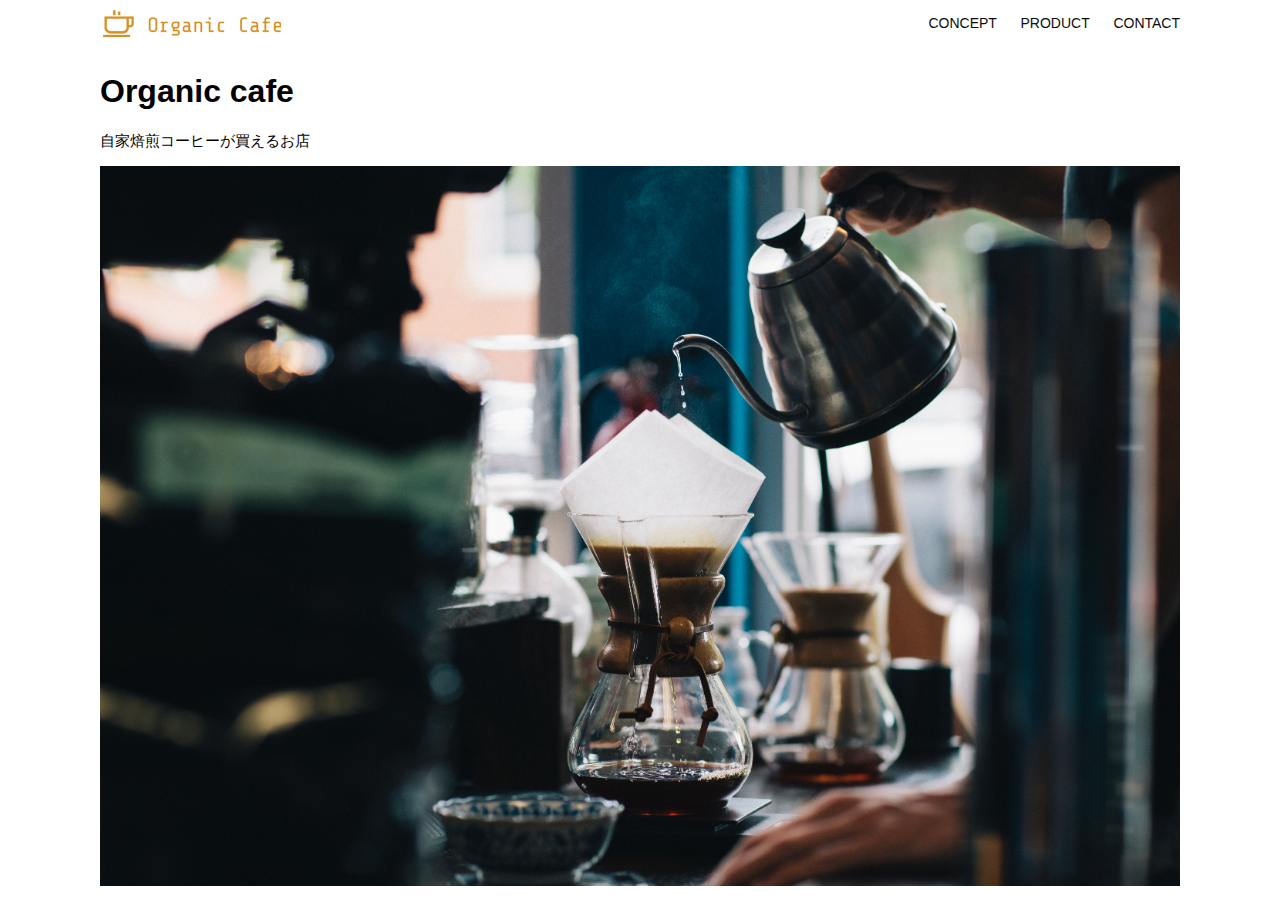
<file: html-css-kadai_013/index.html>
<!DOCTYPE html>
<html>

<head>
    <title>課題013</title>
    <meta charset="UTF-8">
    <meta name="description" content="自家焙煎コーヒーがお家で楽しめるOrganic Cafe">
    <meta name="viewport" content="width=device-width, initial-scale=1.0">
    <link rel="stylesheet" href="style.css">
</head>

<body>
    <!--ヘッダー-->
    <header>
        <!--ロゴ-->
        <a href="index.html" id="logo"><img src="images/logo.png" alt="トップページに戻る"></a>
        <!--PC用ナビゲーション-->
        <nav id="nav-pc">
            <a href="index.html#concept">CONCEPT</a>
            <a href="index.html#product">PRODUCT</a>
            <a href="index.html#contact">CONTACT</a>
        </nav>
        <!-- スマホ用メニューボタン -->
        <img id="nav-sp-button" src="images/button-menu.png" alt="ナビゲーションを開く"
            onclick="document.getElementById('nav-sp').style.display = 'block'">
        <!-- スマホ用ナビゲーション -->
        <nav id="nav-sp">
            <img id="close" src="images/button-close.png" alt="ナビゲーションを閉じる"
                onclick="document.getElementById('nav-sp').style.display = 'none'">
            <a href="index.html" id="logo-sp"><img src="images/logo-sp.png" alt="トップページに戻る"> </a>
            <a class="menu" href="index.html#concept"
                onclick="document.getElementById('nav-sp').style.display = 'none'">CONCEPT </a>
            <a class="menu" href="index.html#product"
                onclick="document.getElementById('nav-sp').style.display = 'none'">PRODUCT </a>
            <a class="menu" href="index.html#contact"
                onclick="document.getElementById('nav-sp').style.display = 'none'">CONTACT </a>
        </nav>
    </header>
    <main>

        <article>
            <!--メインビジュアル-->
            <section id="main-visual">
                <div id="main-massage">
                    <h1>Organic cafe</h1>
                    <p>自家焙煎コーヒーが買えるお店</p>
                </div>
                <img src="images/main-image.jpg" alt="コーヒーの写真" class="main-image">

            </section>
        </article>
    </main>
</body>

</html>
</file>
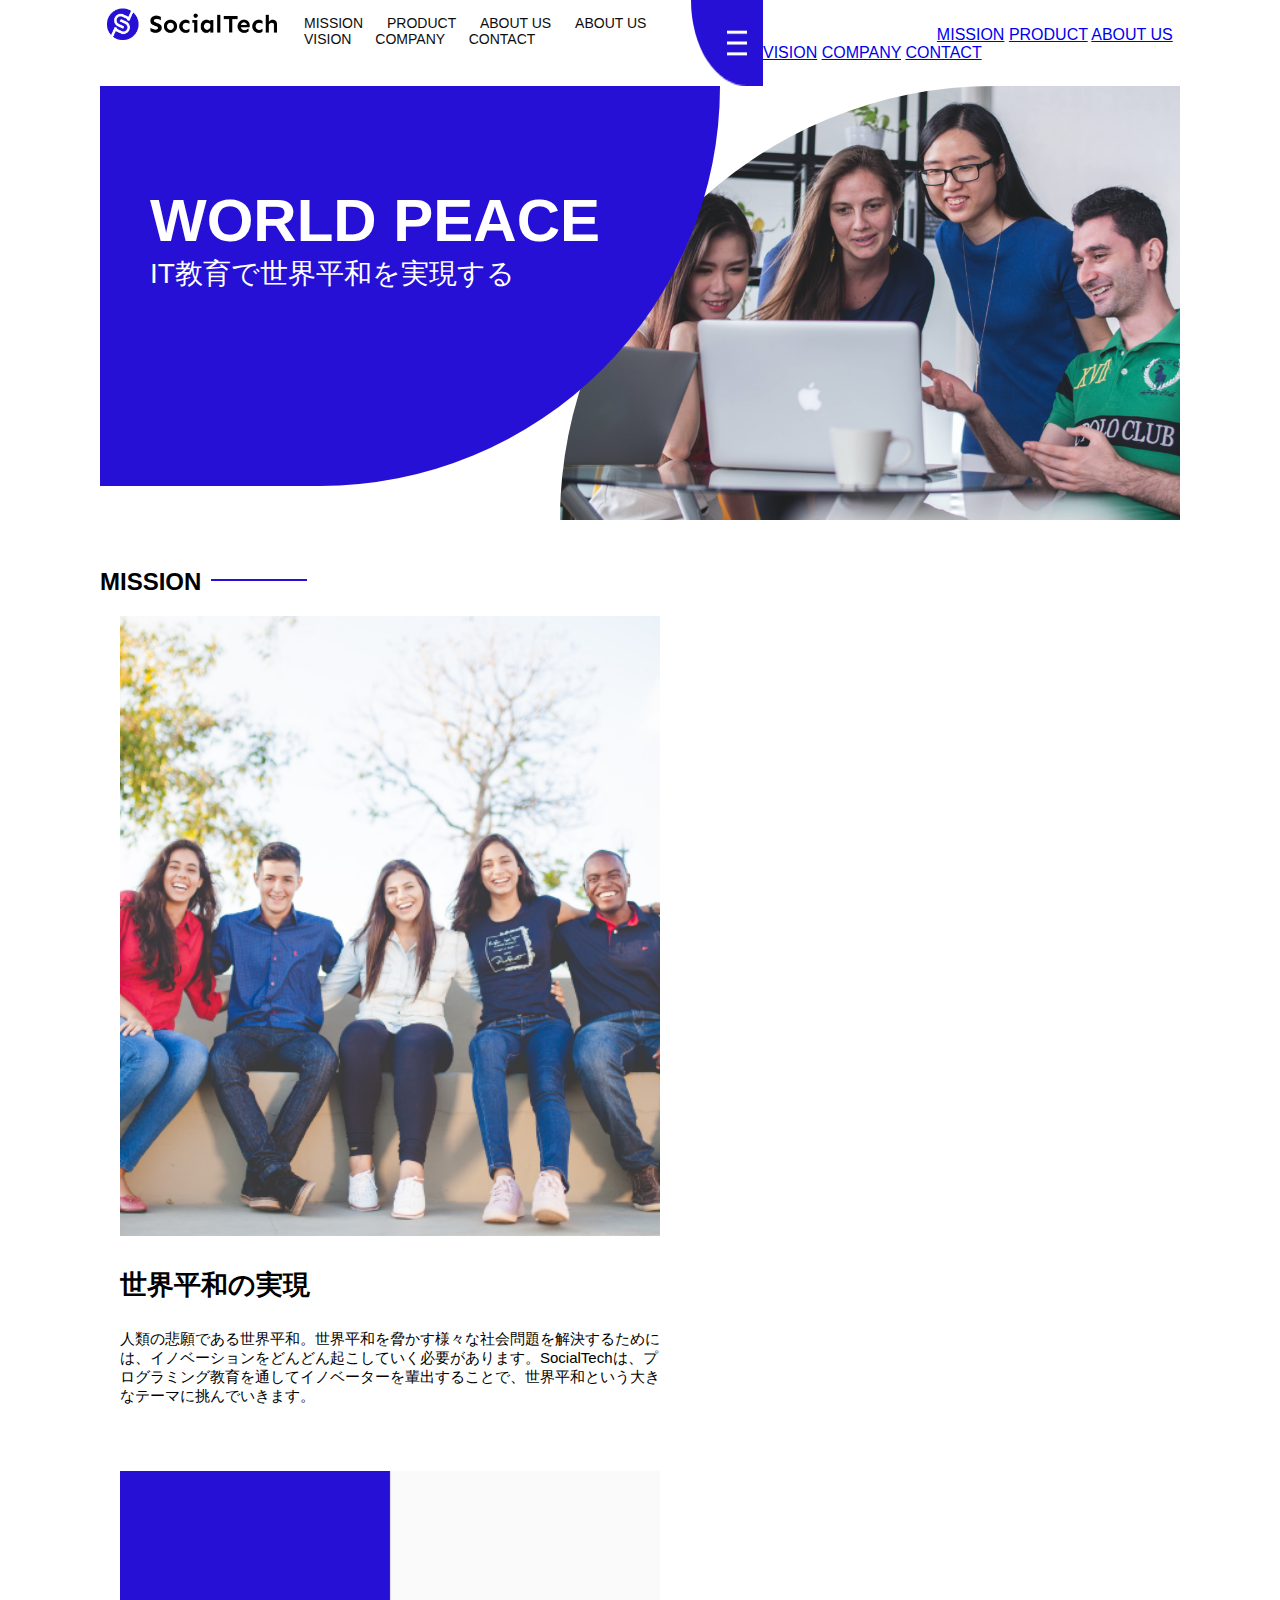
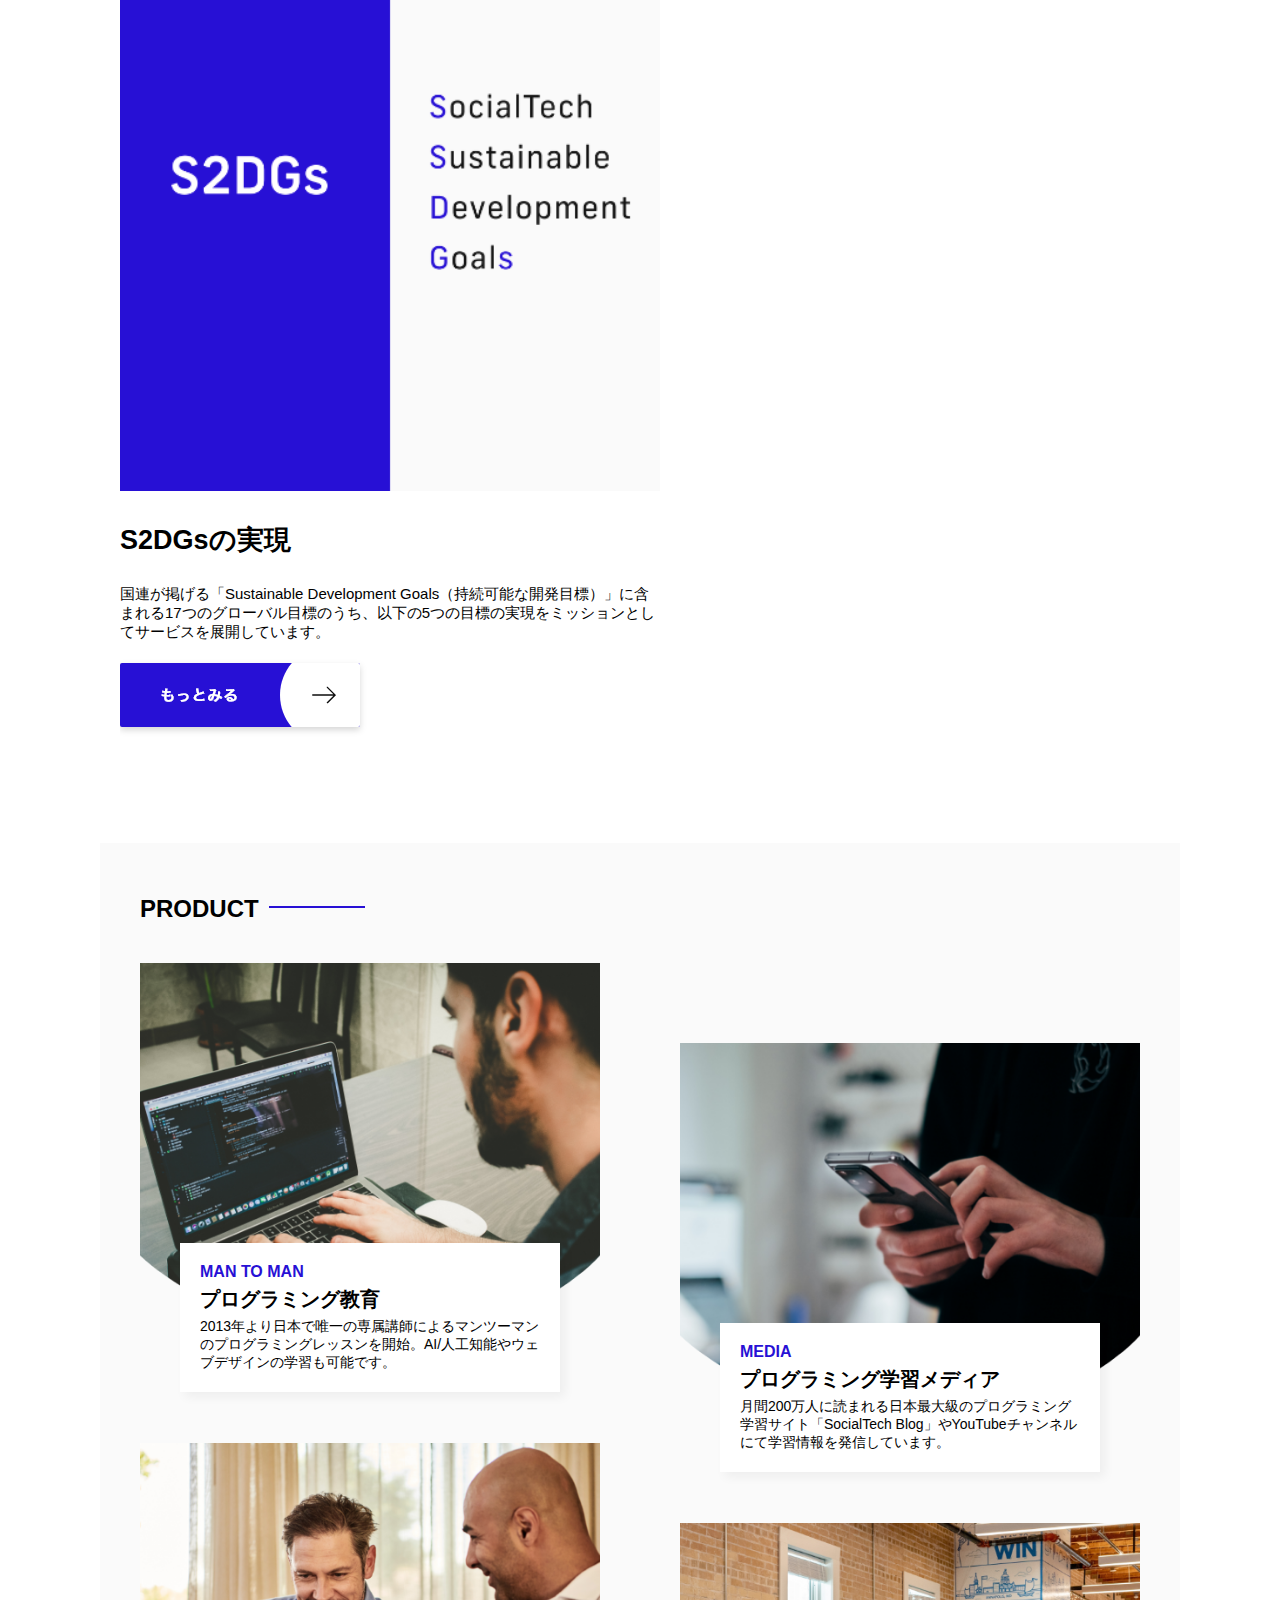
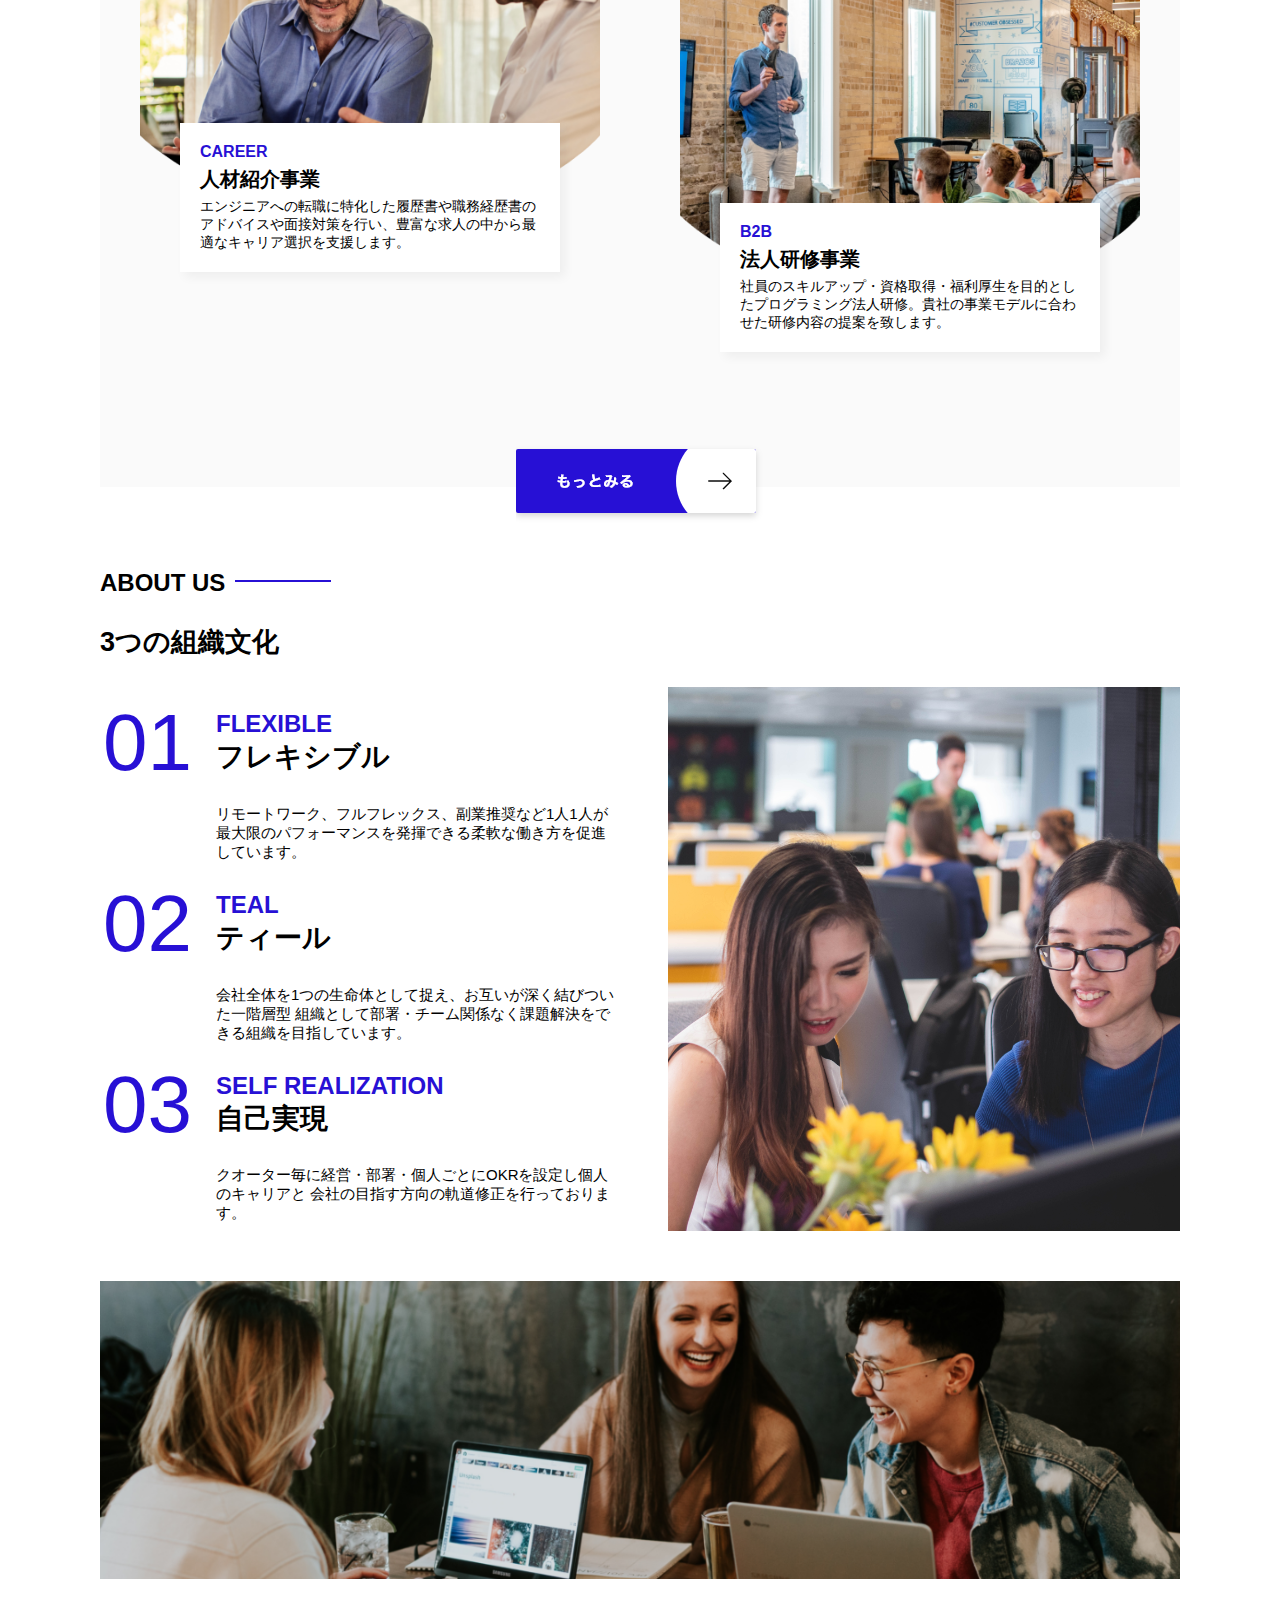
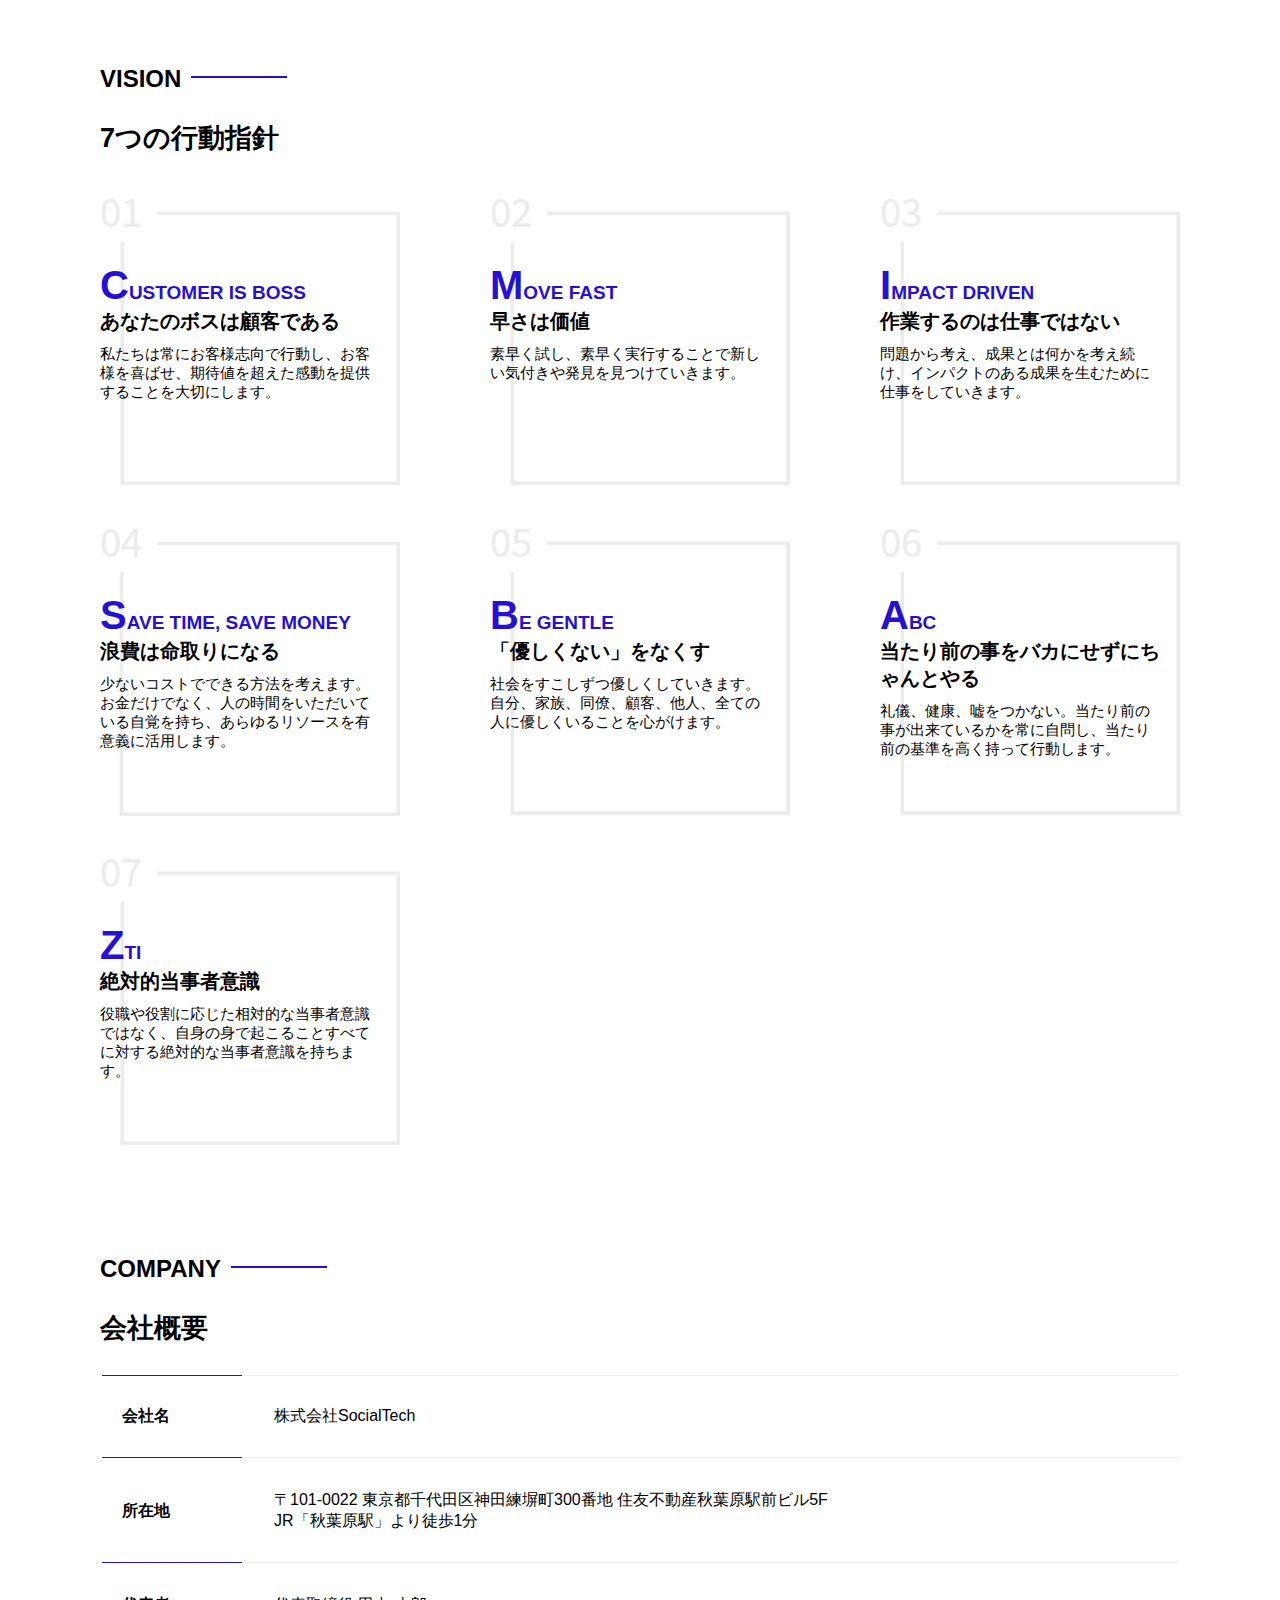
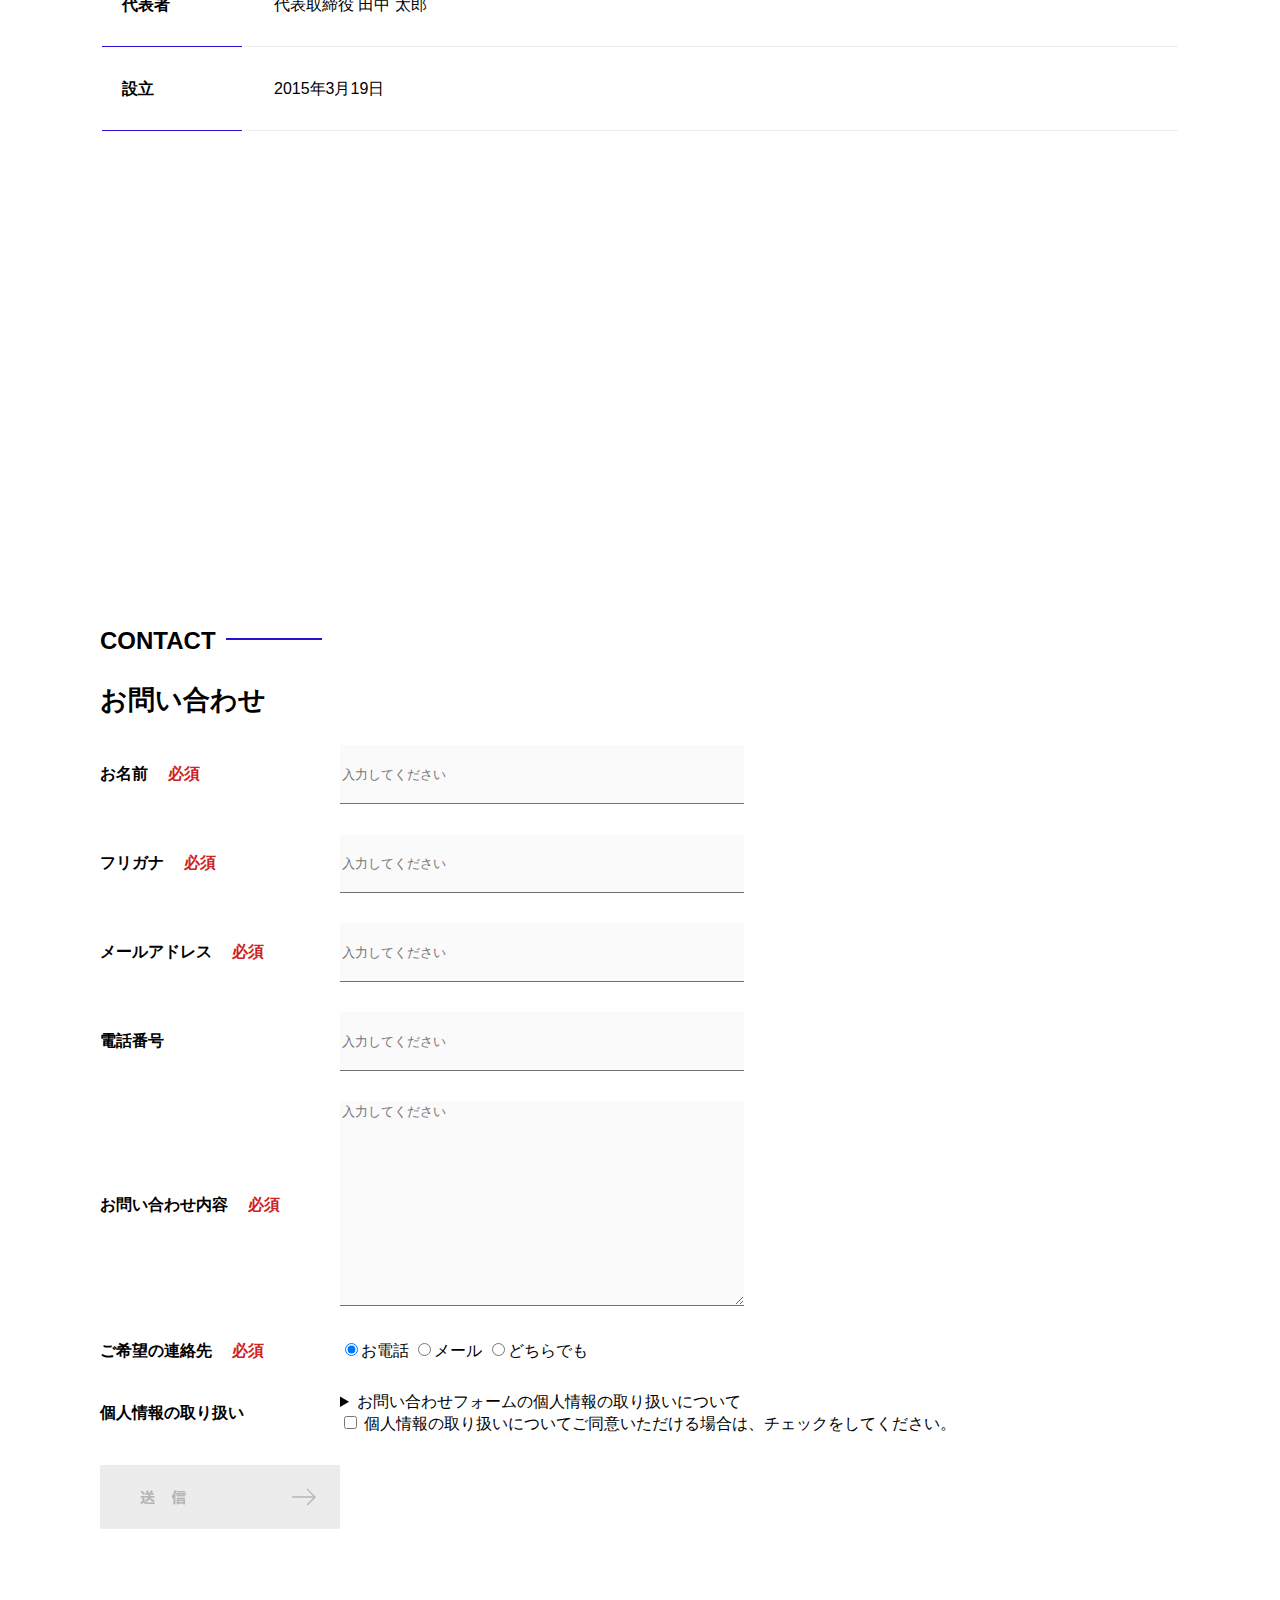
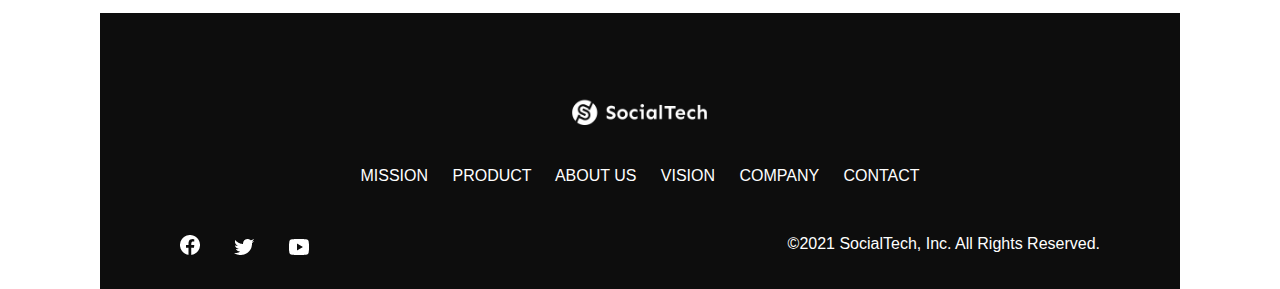
<file: socialtech/index.html>
<!DOCTYPE html>
<html>
<head>
    <title>SocialTech</title>
    <meta charset="UTF-8">
    <meta name="description" content="SocialTechはEdTech業界のリーディングカンパニーを目指します。">
    <meta name="viewport" content="width=device-width, initial-scale=1.0">
     <link rel="stylesheet" href="style.css"> 
</head>
<body>
    <header>
        <!--ロゴ-->
        <a href="index.html" id="logo"><img src="images/logo.png" alt="トップページに戻る"></a>
        <!--PC用ナビゲーション-->
      <nav id="nav-pc">
         <a href="mission.html">MISSION</a>
         <a href="product.html">PRODUCT</a>
         <a href="index.html">ABOUT US</a>
         <a href="index.html#aboutus">ABOUT US</a>
         <a href="index.html">VISION</a>
         <a href="index.html">COMPANY</a>
         <a href="index.html">CONTACT</a>
      </nav>
      <!-- スマホ用メニューボタン -->
     <img id="menu-sp" src="images/button-menu.png" alt="ナビゲーションを開く" onclick="document.getElementById('nav-sp').style.display = 'block'">
     <!-- スマホ用ナビゲーション -->
     <nav id="nav-sp">
        <img id="close" src="images/button-close.png" alt="ナビゲーションを閉じる" onclick="document.getElementById('nav-sp').style.display = 'none'">
        <a id="logo-sp" href="index.html" onclick="document.getElementById('nav-sp').style.display = 'none'"><img
            src="images/logo-sp.png" alt="トップページに戻る"></a>
        <a class="menu" href="mission.html" onclick="document.getElementById('nav-sp').style.display = 'none'">MISSION</a>
        <a class="menu" href="product.html" onclick="document.getElementById('nav-sp').style.display = 'none'">PRODUCT</a>
        <a class="menu" href="index.html#aboutus" onclick="document.getElementById('nav-sp').style.display = 'none'">ABOUT
          US</a>
        <a class="menu" href="index.html#vision"
          onclick="document.getElementById('nav-sp').style.display = 'none'">VISION</a>
        <a class="menu" href="index.html#company"
          onclick="document.getElementById('nav-sp').style.display = 'none'">COMPANY</a>
        <a class="menu" href="index.html#contact"
          onclick="document.getElementById('nav-sp').style.display = 'none'">CONTACT</a>
        <div id="sns">
          <a href="https://www.facebook.com/sejuku2013"><img src="images/button-facebook.png" alt="Facebookのリンク"></a>
          <a href="https://twitter.com/samuraijuku"><img src="images/button-twitter.png" alt="Twitterのリンク"></a>
          <a href="https://www.youtube.com/channel/UCCFOQO5aDK0xXam4cUQXT8g"><img src="images/button-youtube.png" alt="YouTubeのリンク"></a>
        </div>
      </nav>
    </header>
    <main>
        <article>
          <!-- メインビジュアル -->
          <section id="main-visual">
              <div id="main-message">
                 <h1>WORLD PEACE</h1>
                 <p>IT教育で世界平和を実現する</p>
             </div>
                  <img src="images/index/index-main.png" alt="PCの周りに集まる多国籍の仲間たち">
         </section>
           <!--ミッション-->
         <section id="mission">
              <h2 class="index-h2">MISSION</h2>
              <div id="mission-flex">
              <div>
                <img id="mission-photo" src="images/index/index-mission.png" alt="屋外のベンチで写真を撮影する多国籍の仲間たち">
              <h3>世界平和の実現</h3>
              <p>
                人類の悲願である世界平和。世界平和を脅かす様々な社会問題を解決するためには、イノベーションをどんどん起こしていく必要があります。SocialTechは、プログラミング教育を通してイノベーターを輩出することで、世界平和という大きなテーマに挑んでいきます。
              </p>
              <div>
               <div>
                 <img id="s2dgs" src="images/index/s2dgs.png" alt="S2DGs">
                 <h3>S2DGsの実現</h3>
                 <p>国連が掲げる「Sustainable Development Goals（持続可能な開発目標）」に含まれる17つのグローバル目標のうち、以下の5つの目標の実現をミッションとしてサービスを展開しています。</p>
                 <a href="mission.html">
                  <img src="images/button-more.png" alt="もっとみる">
                </a>
               </div>
             </div>
           </section>
           <section id="product">
            <h2 class="index-h2">PRODUCT</h2>
            <div>
              <div id="product-left">
                <div>
                    <img class="product-photo" src="images/index/index-mantoman.png" alt="PCでコードを書く男性">
                    <div class="product-explain">
                      <span>MAN TO MAN</span>
                      <h3>プログラミング教育</h3>
                      <p>2013年より日本で唯一の専属講師によるマンツーマンのプログラミングレッスンを開始。AI/人工知能やウェブデザインの学習も可能です。</p>
                    </div>
                  </div>
                  <div>
                    <img class="product-photo" src="images/index/index-career.png" alt="笑顔で話し合う2人の男性">
                    <div class="product-explain">
                      <span>CAREER</span>
                      <h3>人材紹介事業</h3>
                      <p>エンジニアへの転職に特化した履歴書や職務経歴書のアドバイスや面接対策を行い、豊富な求人の中から最適なキャリア選択を支援します。</p>
                    </div>
                  </div>
              </div>
              <div id="product-right">
               <div>
               <img class="product-photo" src="images/index/index-media.png" alt="スマートフォンを操作する人">
               <div class="product-explain">
                 <span>MEDIA</span>
                 <h3>プログラミング学習メディア</h3>
                 <p>月間200万人に読まれる日本最大級のプログラミング学習サイト「SocialTech Blog」やYouTubeチャンネルにて学習情報を発信しています。</p>
               </div>
             </div>
             <div>
               <img class="product-photo" src="images/index/index-b2b.png" alt="講演中の男性とそれを聴く人々">
               <div class="product-explain">
                 <span>B2B</span>
                 <h3>法人研修事業</h3>
                 <p>社員のスキルアップ・資格取得・福利厚生を目的としたプログラミング法人研修。貴社の事業モデルに合わせた研修内容の提案を致します。</p>
               </div>
             </div>
           </div>
         </div>
         <div>
           <a id="product-more" href="product.html">
             <img src="images/button-more.png" alt="もっとみる">
           </a>
         </div>
              </div>
            </div>
          </section>
          <section id="aboutus">
            <h2 class="index-h2">ABOUT US</h2>
            <h3>3つの組織文化</h3>
            <div>
                <table class="culture-table">
                    <tr>
                      <td>
                        <span class="culture-num">01</span>
                      </td>
                      <td>
                        <span class="culture-en">FLEXIBLE</span>
                        <span class="culture-jp">フレキシブル</span>
                      </td>
                    </tr>
                    <tr>
                      <td>
                        <!--空のセル-->
                      </td>
                      <td>
                        <p class="culture-description">
                          リモートワーク、フルフレックス、副業推奨など1人1人が最大限のパフォーマンスを発揮できる柔軟な働き方を促進しています。
                        </p>
                      </td>
                    </tr>
                    <tr>
                      <td>
                        <span class="culture-num">02</span>
                      </td>
                      <td>
                        <span class="culture-en">TEAL</span>
                        <span class="culture-jp">ティール</span>
                      </td>
                    </tr>
                    <tr>
                      <td>
                        <!--空のセル-->
                      </td>
                      <td>
                        <p class="culture-description">
                          会社全体を1つの生命体として捉え、お互いが深く結びついた一階層型
                          組織として部署・チーム関係なく課題解決をできる組織を目指しています。
                        </p>
                      </td>
                    </tr>
                    <tr>
                      <td>
                        <span class="culture-num">03</span>
                      </td>
                      <td>
                        <span class="culture-en">SELF REALIZATION</span>
                        <span class="culture-jp">自己実現</span>
                      </td>
                    </tr>
                    <tr>
                      <td>
                        <!--空のセル-->
                      </td>
                      <td>
                        <p class="culture-description">
                          クオーター毎に経営・部署・個人ごとにOKRを設定し個人のキャリアと
                          会社の目指す方向の軌道修正を行っております。
                        </p>
                      </td>
                    </tr>
                  </table>
                  <img class="culture-img" src="images/index/index-aboutus1.png" alt="笑顔で話し合う2人の女性">
            </div>
              <img class="culture-img2" src="images/index/index-aboutus2.png" alt="笑顔で話し合う3人の男女">
          </section>
            </section>
            <!-- VISION -->
               <section id="vision">
                  <h2 class="index-h2">VISION</h2>
                  <h3>7つの行動指針</h3>
                  <div>
                     <div class="vision-box">
                      <img src="images/index/vision-01.png" alt="01">
                     <span>
                     <h4>CUSTOMER IS BOSS</h4>
                     <h5>あなたのボスは顧客である</h5>
                     <p>私たちは常にお客様志向で行動し、お客様を喜ばせ、期待値を超えた感動を提供することを大切にします。</p>
                     </span>
                  </div>
                  <div class="vision-box">
                    <img src="images/index/vision-02.png" alt="02">
                    <span>
                      <h4>MOVE FAST</h4>
                      <h5>早さは価値</h5>
                      <p>素早く試し、素早く実行することで新しい気付きや発見を見つけていきます。</p>
                    </span>
                  </div>
                  <div class="vision-box">
                    <img src="images/index/vision-03.png" alt="03">
                    <span>
                      <h4>IMPACT DRIVEN</h4>
                      <h5>作業するのは仕事ではない</h5>
                      <p>問題から考え、成果とは何かを考え続け、インパクトのある成果を生むために仕事をしていきます。</p>
                    </span>
                  </div>
                  <div class="vision-box">
                    <img src="images/index/vision-04.png" alt="04">
                    <span>
                      <h4>SAVE TIME, SAVE MONEY</h4>
                      <h5>浪費は命取りになる</h5>
                      <p>少ないコストでできる方法を考えます。お金だけでなく、人の時間をいただいている自覚を持ち、あらゆるリソースを有意義に活用します。</p>
                    </span>
                  </div>
                  <div class="vision-box">
                    <img src="images/index/vision-05.png" alt="05">
                    <span>
                      <h4>BE GENTLE</h4>
                      <h5>「優しくない」をなくす</h5>
                      <p>社会をすこしずつ優しくしていきます。自分、家族、同僚、顧客、他人、全ての人に優しくいることを心がけます。</p>
                    </span>
                  </div>
                  <div class="vision-box">
                    <img src="images/index/vision-06.png" alt="06">
                    <span>
                      <h4>ABC</h4>
                      <h5>当たり前の事をバカにせずにちゃんとやる</h5>
                      <p>礼儀、健康、嘘をつかない。当たり前の事が出来ているかを常に自問し、当たり前の基準を高く持って行動します。</p>
                    </span>
                  </div>
                  <div class="vision-box">
                    <img src="images/index/vision-07.png" alt="07">
                    <span>
                      <h4>ZTI</h4>
                      <h5>絶対的当事者意識</h5>
                      <p>役職や役割に応じた相対的な当事者意識ではなく、自身の身で起こることすべてに対する絶対的な当事者意識を持ちます。</p>
                    </span>
                  </div>
                 </div>
               </section>
               <!-- COMPANY -->
       <section id="company">
        <h2 class="index-h2">COMPANY</h2>
        <h3>会社概要</h3>
        <table id="company-table">
            <tr>
              <th class="tableheader-first">会社名</th>
              <td class="cell-first">株式会社SocialTech</td>
            </tr>
            <tr>
              <th class="tableheader">所在地</th>
              <td class="cell">〒101-0022 東京都千代田区神田練塀町300番地 住友不動産秋葉原駅前ビル5F<br>JR「秋葉原駅」より徒歩1分</td>
            </tr>
            <tr>
              <th class="tableheader">代表者</th>
              <td class="cell">代表取締役 田中 太郎</td>
            </tr>
            <tr>
              <th class="tableheader">設立</th>
              <td class="cell">2015年3月19日</td>
            </tr>
          </table>
          <iframe
           src="https://www.google.com/maps/embed?pb=!1m18!1m12!1m3!1d3240.0688551336807!2d139.7720776771055!3d35.69992317258124!2m3!1f0!2f0!3f0!3m2!1i1024!2i768!4f13.1!3m3!1m2!1s0x60188fee13660e23%3A0x77137876edf742ac!2z5L2P5Y-L5LiN5YuV55Sj56eL6JGJ5Y6f6aeF5YmN44OT44Or!5e0!3m2!1sja!2sjp!4v1704858013291!5m2!1sja!2sjp"
           style="border:0;" allowfullscreen="" loading="lazy">
         </iframe>
      </section>
         <!-- お問い合わせフォーム -->
       <section id="contact">
         <h2 class="index-h2">CONTACT</h2>
         <h3>お問い合わせ</h3>
         <form>
        <div>
         <div class="contact-heading">
           <label class="contact-label">お名前<span class="contact-span">必須</span></label>
         </div>
         <div>
           <input type="text" name="name" placeholder="入力してください" class="contact-textbox">
         </div>
       </div>
       <div>
         <div class="contact-heading">
           <label class="contact-label">フリガナ<span class="contact-span">必須</span></label>
         </div>
         <div>
           <input type="text" name="hurigana" placeholder="入力してください" class="contact-textbox">
         </div>
       </div>
       <div>
         <div class="contact-heading">
           <label class="contact-label">メールアドレス<span class="contact-span">必須</span></label>
         </div>
         <div>
           <input type="text" name="email" placeholder="入力してください" class="contact-textbox">
         </div>
       </div>
       <div>
         <div class="contact-heading">
           <label class="contact-label">電話番号</label>
         </div>
         <div>
           <input type="text" name="tel" placeholder="入力してください" class="contact-textbox">
         </div>
       </div>
       <div>
        <div class="contact-heading">
          <label class="contact-label">お問い合わせ内容<span class="contact-span">必須</span></label>
        </div>
        <div>
          <textarea class="contact-textarea" placeholder="入力してください" name="message"></textarea>
        </div>
      </div>
      <div>
        <div class="contact-heading">
          <label class="contact-label">ご希望の連絡先<span class="contact-span">必須</span></label>
        </div>
        <div>
          <input class="radiobutton" type="radio" value="tel" name="contact" checked><label>お電話</label>
          <input class="radiobutton" type="radio" value="mail" name="contact"><label>メール</label>
          <input class="radiobutton" type="radio" value="both" name="contact"><label>どちらでも</label>
        </div>
      </div>
      <div>
        <div class="contact-heading">
          <label class="contact-label">個人情報の取り扱い</label>
        </div>
        <div>
          <details>
            <summary>お問い合わせフォームの個人情報の取り扱いについて</summary>
            <div>
              <span>１．組織の名称又は氏名</span><br>
              株式会社SocialTech<br><br>
              <span>２．個人情報保護管理者（若しくはその代理人）の氏名又は職名、所属及び連絡先
                鈴木 一郎 コーポレート部</span><br>
              メールアドレス：samurai@example.com<br>
              TEL：03-1234-5678<br>
              <span>３．個人情報の利用目的</span><br>
              ・本サービス及び本サービスに関連する情報の提供又はそれらに関する連絡のため<br>
              ・ユーザーの本人確認のため<br>
              ・当社サービスのご案内のため<br>
              ・当社の商品等の広告または宣伝（電子メールによるものを含むものとします。）<br><br>
              <span>４．個人情報の取り扱い業務の委託</span><br>
              個人情報の取扱業務の全部または一部を外部に業務委託する場合があります。<br>
              その際、弊社は、個人情報を適切に保護できる管理体制を敷き実行していることを条件として<br>
              委託先を厳選したうえで、機密保持契約を委託先と締結し、お客様の個人情報を厳密に管理させます。<br><br>
              <span>５．個人情報の開示等の請求</span><br>
              お客様は、弊社に対してご自身の個人情報の開示等（利用目的の通知、開示、内容の訂正・追加・削除、利用の停止または消去、第三者への提供の停止）に関して、当社問合わせ窓口に申し出ることができます。<br>
              その際、弊社はお客様ご本人を確認させていただいたうえで、合理的な期間内に対応いたします。<br><br>
              なお、個人情報に関する弊社問合わせ先は、次の通りです。<br><br>
              株式会社SocialTech　個人情報問合せ窓口<br>
              〒101-0022 東京都千代田区神田練塀町300番地 住友不動産秋葉原駅前ビル5F<br>
              メールアドレス：samurai@example.com　TEL：03-1234-5678<br><br>
              <span>６．個人情報を提供されることの任意性について</span><br><br>
              お客様がご自身の個人情報を弊社に提供されるか否かは、お客様のご判断によりますが、もしご提供されない場合には、適切なサービスが提供できない場合がありますので予めご了承ください。
            </div>
          </details>
          <input type="checkbox" name="agree">
          <span>個人情報の取り扱いについてご同意いただける場合は、チェックをしてください。</span>
        </div>
      </div>
      <input type="image" src="images/button-submit.png" alt="送信する">
         </form>
        </section>

        </article>
        <footer>
            <div id="footer-logo">
              <img src="images/logo-sp.png" alt="SocialTech">
            </div>
            <div id="footer-link">
                <a href="mission.html">MISSION</a>
                <a href="product.html">PRODUCT</a>
                <a href="index.html#aboutus">ABOUT US</a>
                <a href="index.html#vision">VISION</a>
                <a href="index.html#company">COMPANY</a>
                <a href="index.html#contact">CONTACT</a>
              </div>
              <div id="sns-footer">
                <a href="https://www.facebook.com/sejuku2013"><img src="images/button-facebook.png" alt="Facebookのリンク"></a>
                <a href="https://twitter.com/samuraijuku"><img src="images/button-twitter.png" alt="Twitterのリンク"></a>
                <a href="https://www.youtube.com/channel/UCCFOQO5aDK0xXam4cUQXT8g"><img src="images/button-youtube.png" alt="YouTubeのリンク"></a>
                <span id="copyright">&copy;2021 SocialTech, Inc. All Rights Reserved. </span>
            </div>
          </footer>
    </main>
</body>
</html>
</file>
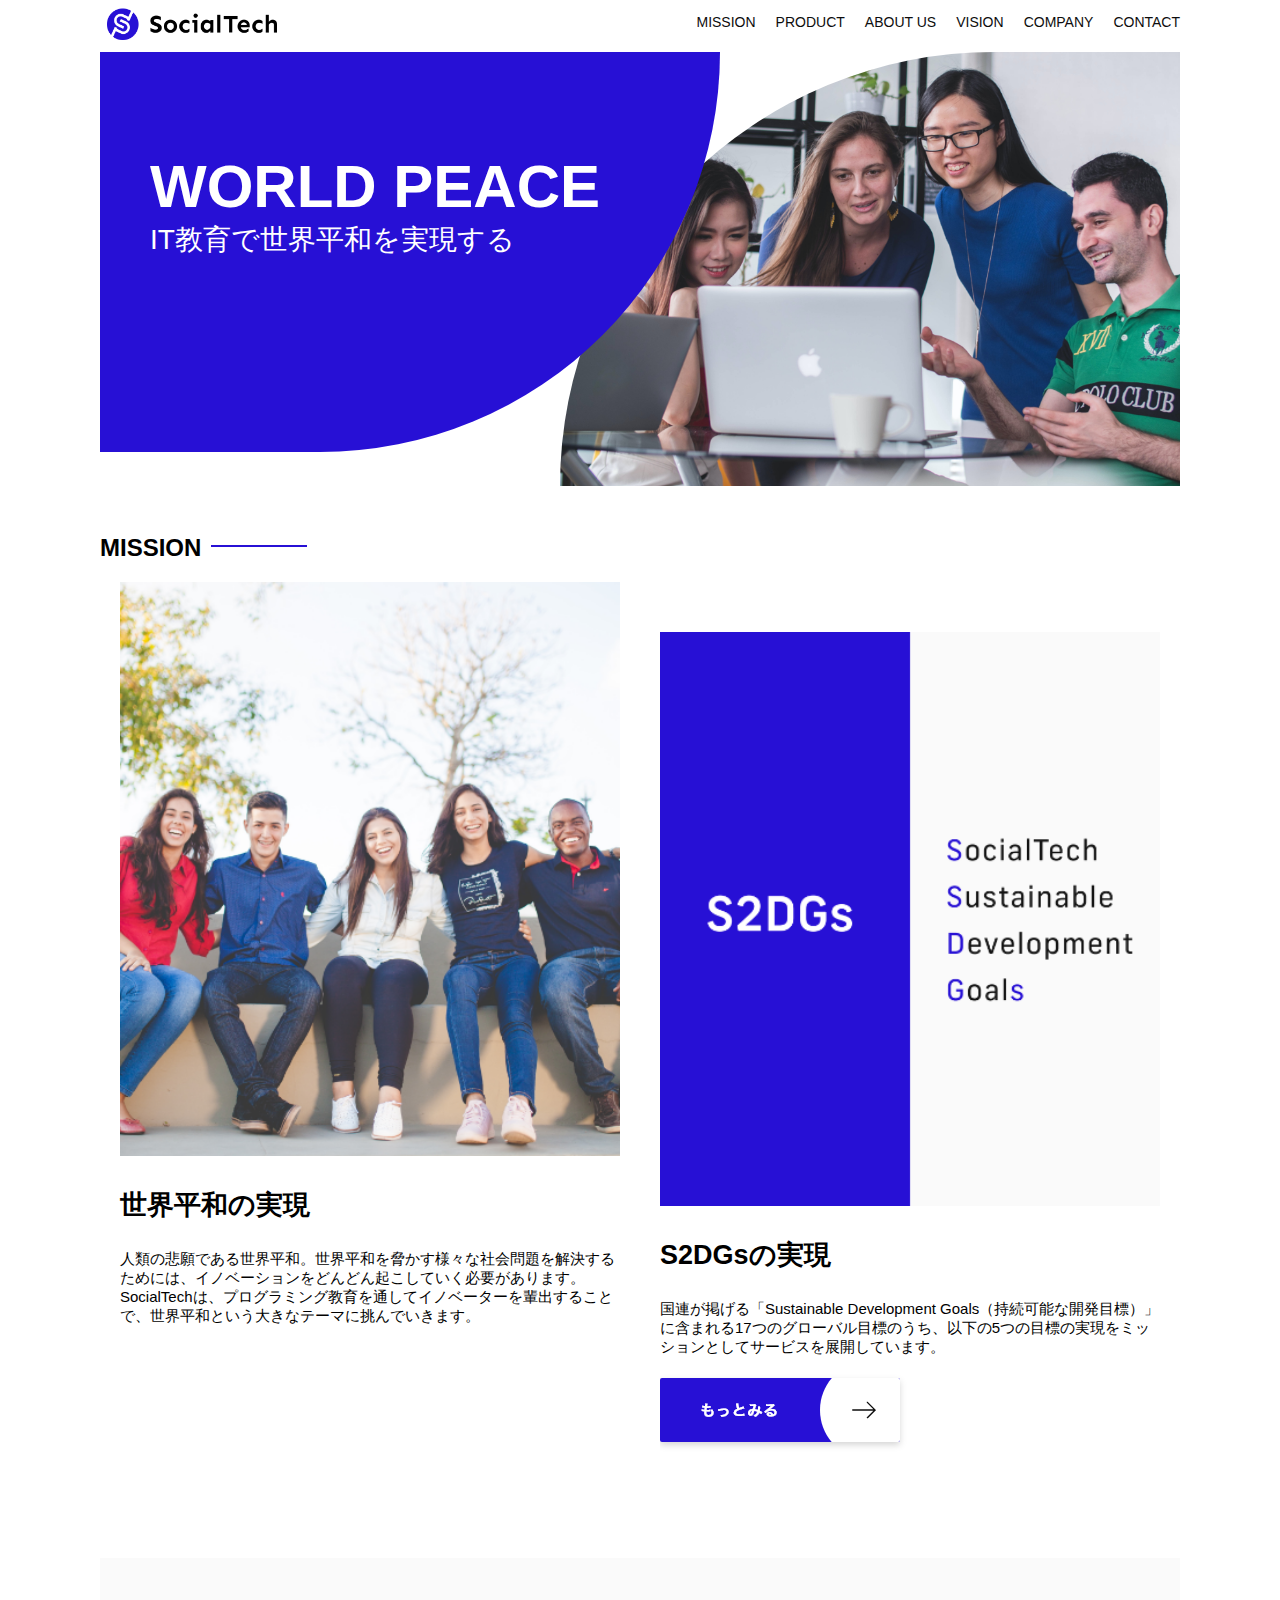
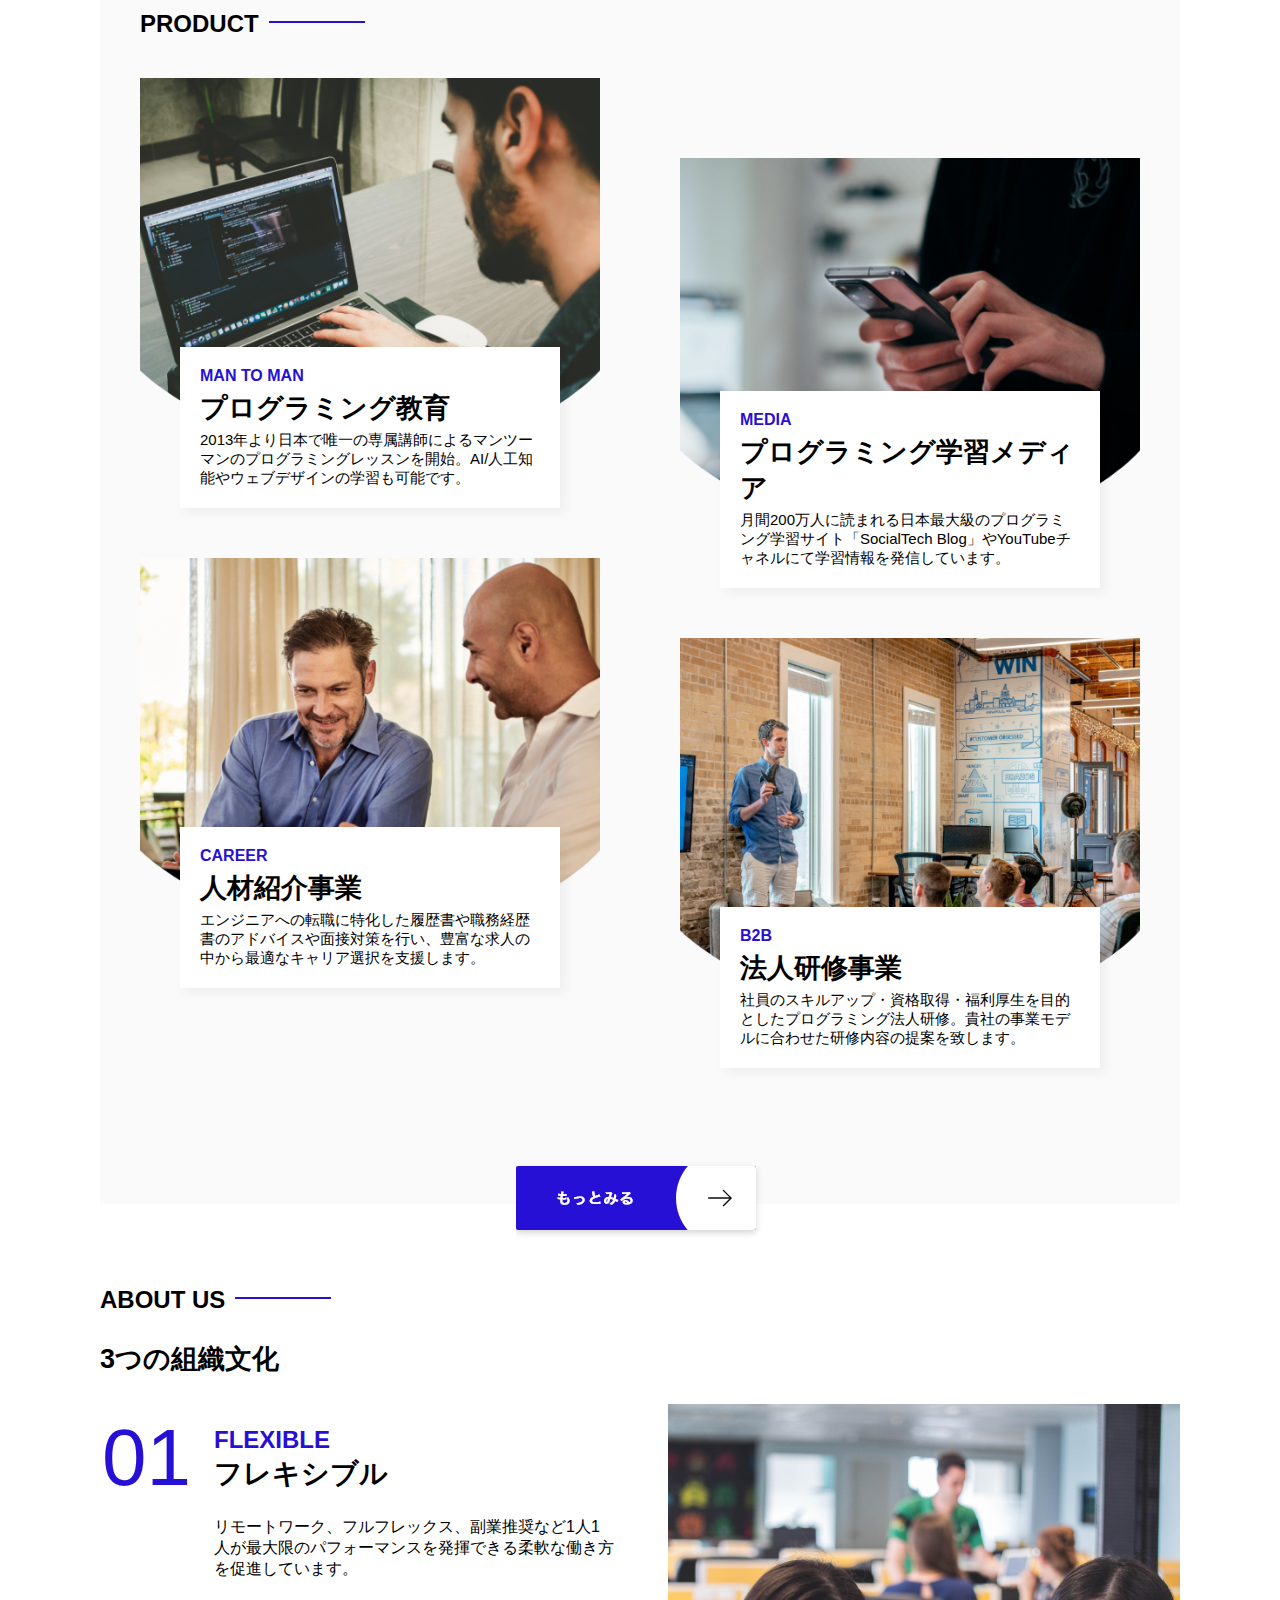
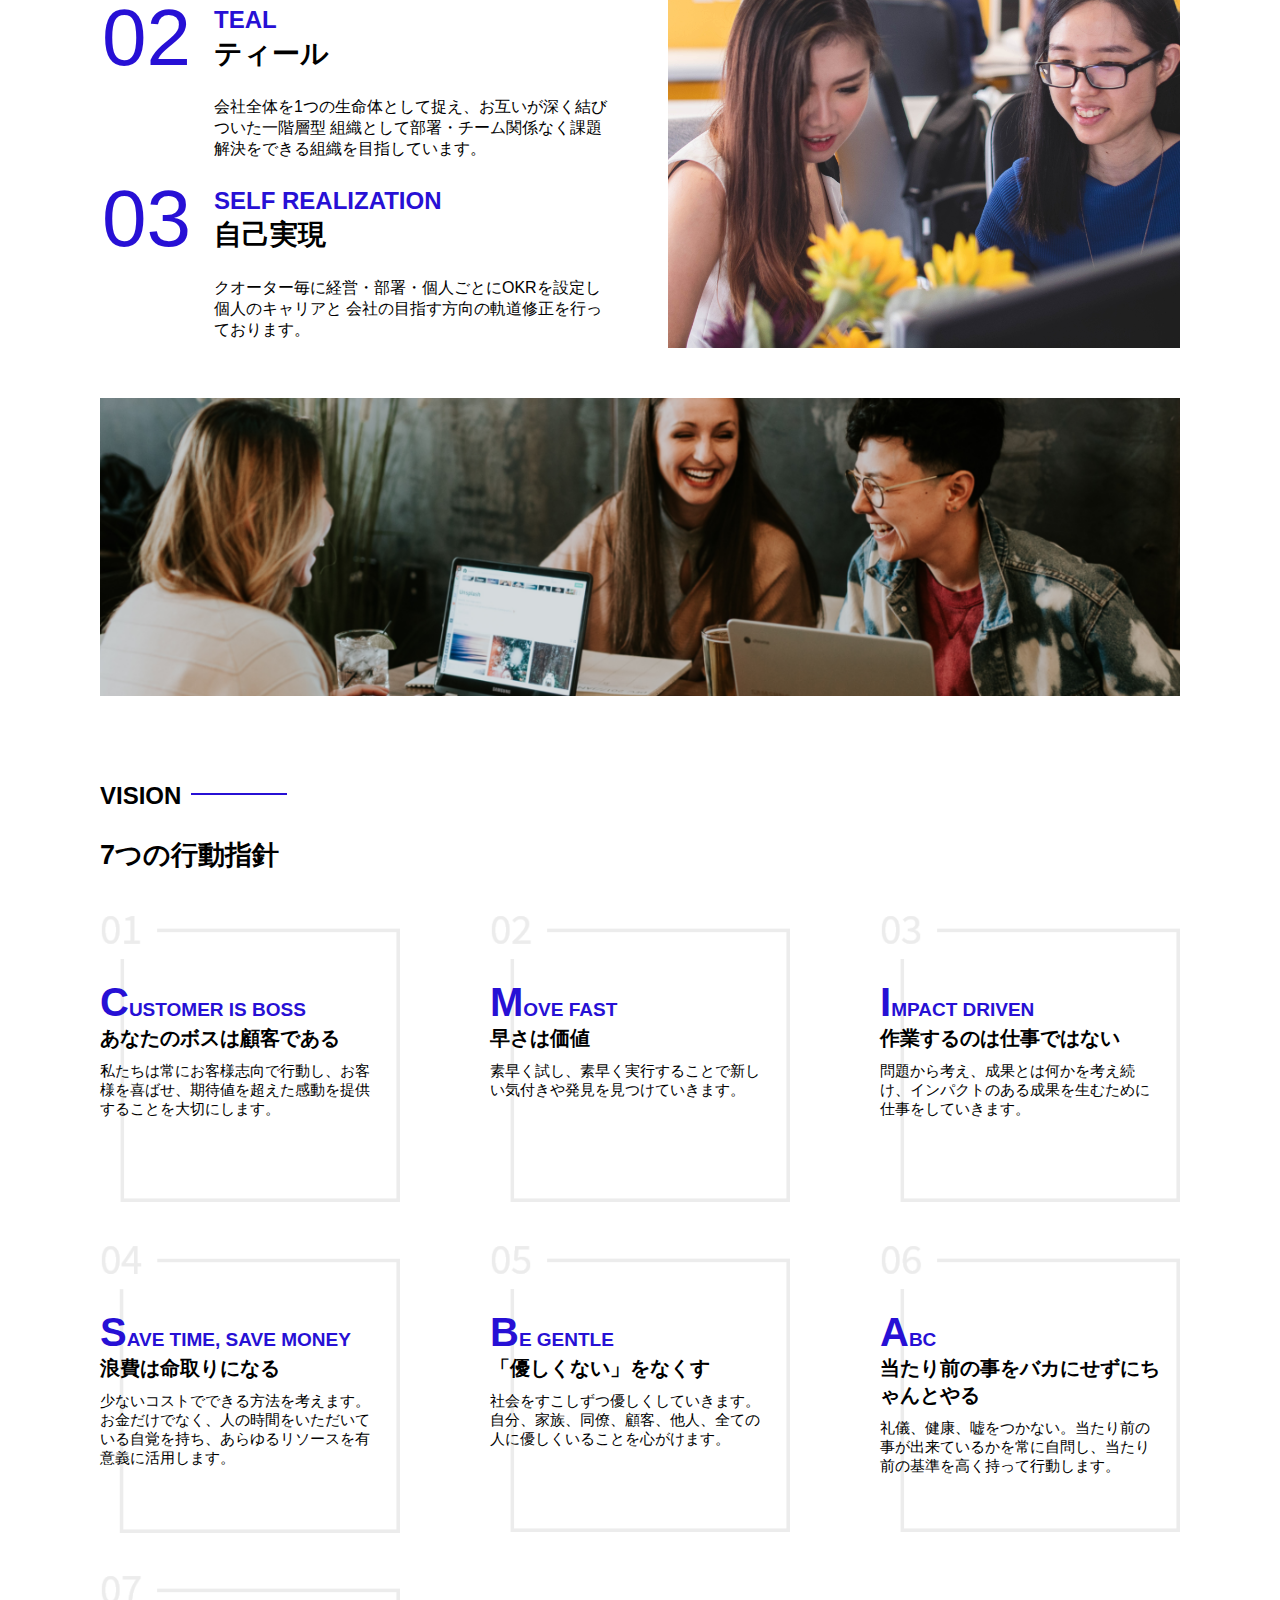
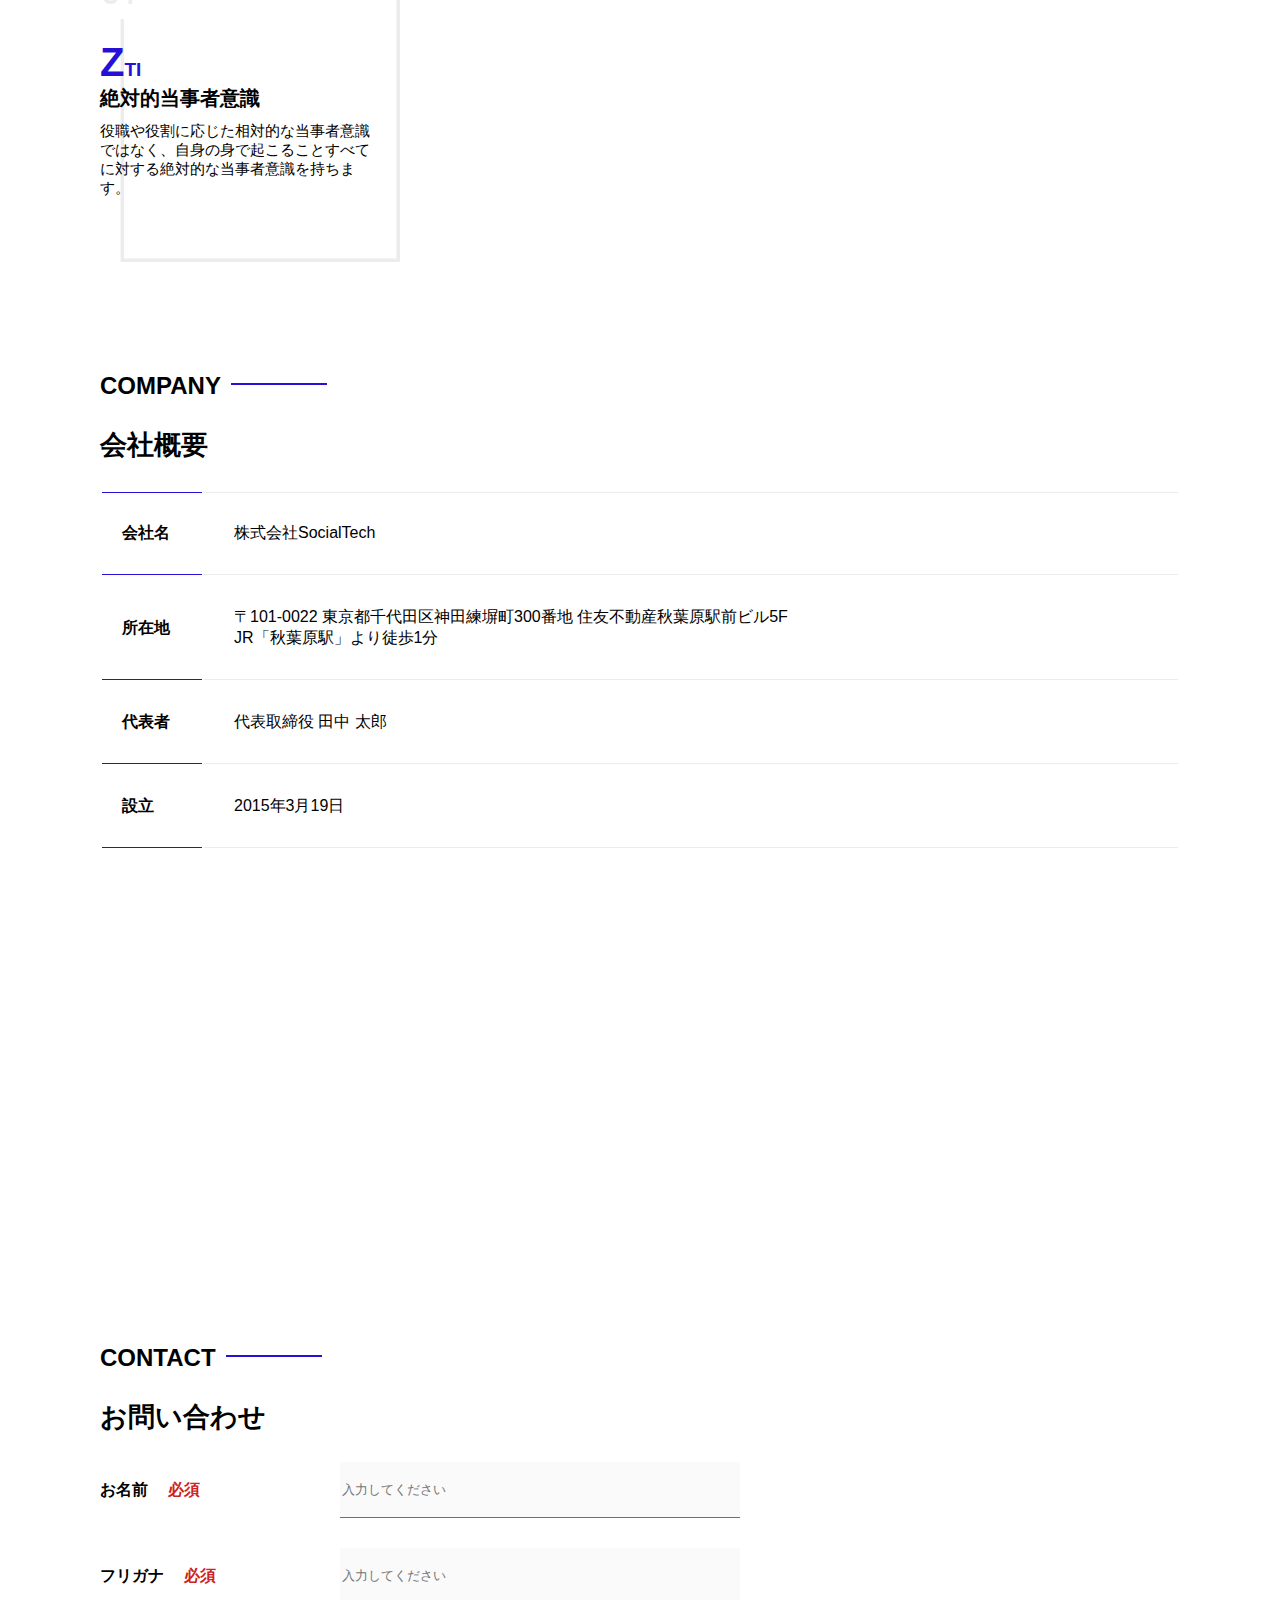
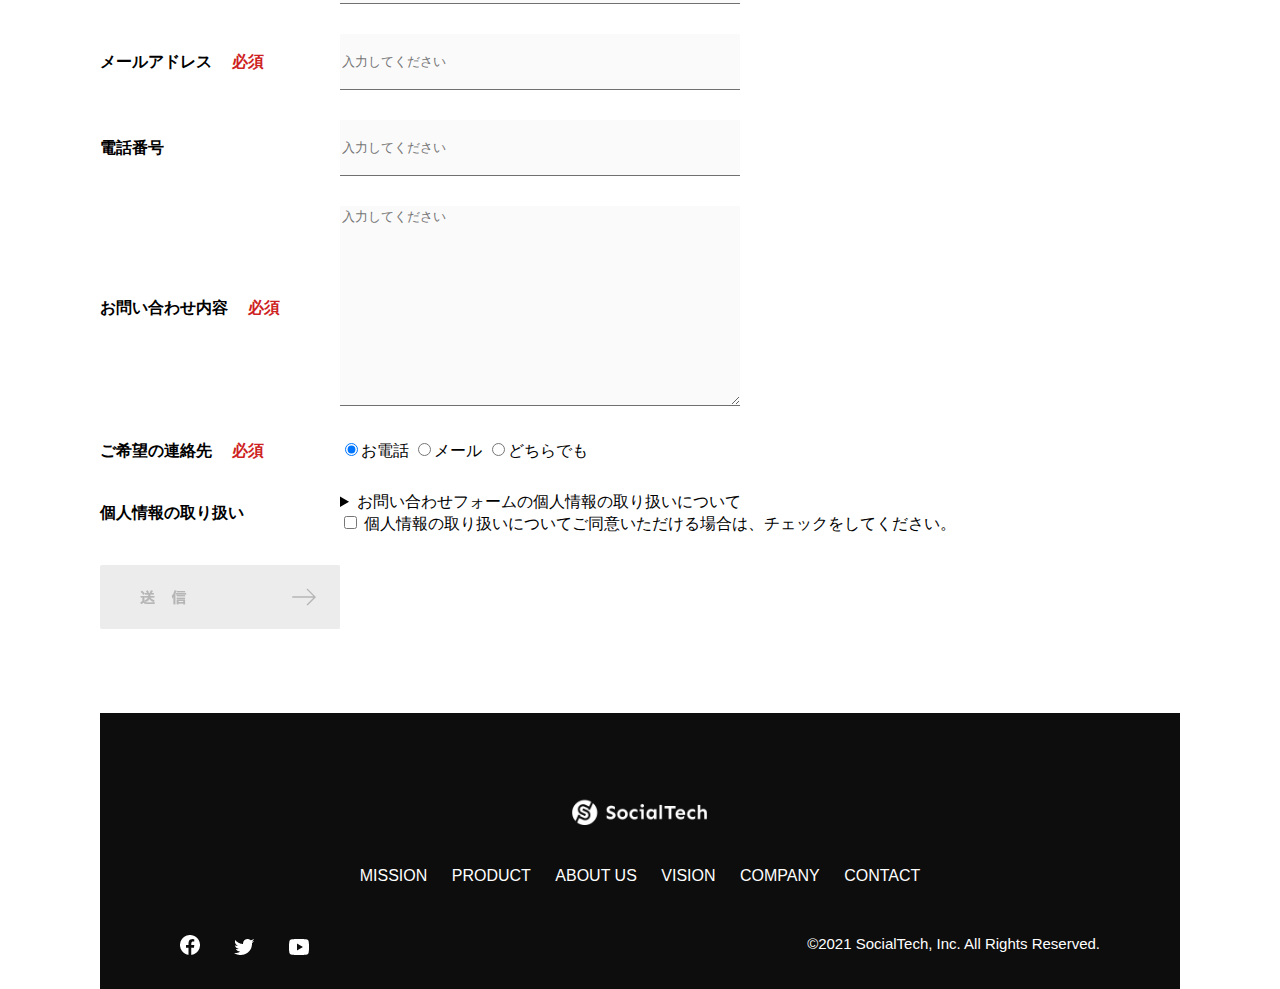
<file: kadai_tutorial_output/socialtech/index.html>
<!DOCTYPE html>
<html>
  <head>
    <title>SocialTech</title>
    <meta charset="utf-8">
    <meta name="description" content="SocialTechはEdTech業界のリーディングカンパニーを目指します。">
    <meta name="viewport" content="width=device-width, initial-scale=1.0">
    <link rel="stylesheet" href="style.css">
  </head>

  <body>
    <!-- ヘッダー -->
    <header>
      <!-- ロゴ -->
      <a href="index.html" id="logo">
        <img src="images/logo.png" alt="トップページに戻る">
      </a>

      <!-- PC用ナビゲーション -->
      <nav id="nav-pc">
        <ul>
          <li><a href="mission.html">MISSION</a></li>
          <li><a href="product.html">PRODUCT</a></li>
          <li><a href="index.html#aboutus">ABOUT US</a></li>
          <li><a href="index.html#vision">VISION</a></li>
          <li><a href="index.html#company">COMPANY</a></li>
          <li><a href="index.html#contact">CONTACT</a></li>
        </ul>
      </nav>

      <!-- スマホ用メニューボタン -->
      <button id="menu-sp" onclick="document.getElementById('nav-sp').style.display = 'block'">
        <img src="images/button-menu.png" alt="ナビゲーションを開く">
      </button>

      <!-- スマホ用ナビゲーション -->
      <div id="nav-sp">
        <button id="close" onclick="document.getElementById('nav-sp').style.display = 'none'">
          <img src="images/button-close.png" alt="ナビゲーションを閉じる">
        </button>

        <nav>
          <ul>
            <li>
              <a id="logo-sp" href="index.html" onclick="document.getElementById('nav-sp').style.display = 'none'"><img src="images/logo-sp.png" alt="トップページに戻る"></a>
            </li>
            <li><a class="menu" href="mission.html" onclick="document.getElementById('nav-sp').style.display = 'none'">MISSION</a></li>
            <li><a class="menu" href="product.html" onclick="document.getElementById('nav-sp').style.display = 'none'">PRODUCT</a></li>
            <li><a class="menu" href="index.html#aboutus" onclick="document.getElementById('nav-sp').style.display = 'none'">ABOUT US</a></li>
            <li><a class="menu" href="index.html#vision" onclick="document.getElementById('nav-sp').style.display = 'none'">VISION</a></li>
            <li><a class="menu" href="index.html#company" onclick="document.getElementById('nav-sp').style.display = 'none'">COMPANY</a></li>
            <li><a class="menu" href="index.html#contact" onclick="document.getElementById('nav-sp').style.display = 'none'">CONTACT</a></li>
          </ul>
        </nav>
        <div id="sns">
          <a href="https://www.facebook.com/sejuku2013">
            <img src="images/button-facebook.png" alt="Facebookのリンク">
          </a>
          <a href="https://twitter.com/samuraijuku">
            <img src="images/button-twitter.png" alt="Twitterのリンク">
          </a>
          <a href="https://www.youtube.com/channel/UCCFOQO5aDK0xXam4cUQXT8g">
            <img src="images/button-youtube.png" alt="YouTubeのリンク">
          </a>
        </div>
      </div>
    </header>

    <main>
      <article>
        <!-- メインビジュアル -->
        <section id="main-visual">
          <div id="main-message">
            <h1>WORLD PEACE</h1>
            <p>IT教育で世界平和を実現する</p>
          </div>
          <img src="images/index/index-main.png" alt="PCの周りに集まる多国籍の仲間たち">
        </section>

        <!-- ミッション -->
        <section id="mission">
          <h2 class="index-h2">MISSION</h2>
          <div id="mission-flex">
            <div>
              <img id="mission-photo" src="images/index/index-mission.png" alt="屋外のベンチで写真を撮影する多国籍の仲間たち">
              <h3>世界平和の実現</h3>
              <p>人類の悲願である世界平和。世界平和を脅かす様々な社会問題を解決するためには、イノベーションをどんどん起こしていく必要があります。SocialTechは、プログラミング教育を通してイノベーターを輩出することで、世界平和という大きなテーマに挑んでいきます。</p>
            </div>
            <div>
              <img id="s2dgs" src="images/index/s2dgs.png" alt="S2DGs">
              <h3>S2DGsの実現</h3>
              <p>国連が掲げる「Sustainable Development Goals（持続可能な開発目標）」に含まれる17つのグローバル目標のうち、以下の5つの目標の実現をミッションとしてサービスを展開しています。</p>
              <a href="mission.html">
                <img src="images/button-more.png" alt="もっとみる">
              </a>
            </div>
          </div>
        </section>

        <!-- プロダクト -->
        <section id="product">
          <h2 class="index-h2">PRODUCT</h2>
          <div class="product-flex">
            <div id="product-left">
              <div>
                <img class="product-photo" src="images/index/index-mantoman.png" alt="PCでコードを書く男性">
                <div class="product-explain">
                  <span>MAN TO MAN</span>
                  <h3>プログラミング教育</h3>
                  <p>2013年より日本で唯一の専属講師によるマンツーマンのプログラミングレッスンを開始。AI/人工知能やウェブデザインの学習も可能です。</p>
                </div>
              </div>
              <div>
                <img class="product-photo" src="images/index/index-career.png" alt="笑顔で話し合う2人の男性">
                <div class="product-explain">
                  <span>CAREER</span>
                  <h3>人材紹介事業</h3>
                  <p>エンジニアへの転職に特化した履歴書や職務経歴書のアドバイスや面接対策を行い、豊富な求人の中から最適なキャリア選択を支援します。</p>
                </div>
              </div>
            </div>
            <div id="product-right">
              <div>
                <img class="product-photo" src="images/index/index-media.png" alt="スマートフォンを操作する人">
                <div class="product-explain">
                  <span>MEDIA</span>
                  <h3>プログラミング学習メディア</h3>
                  <p>月間200万人に読まれる日本最大級のプログラミング学習サイト「SocialTech Blog」やYouTubeチャネルにて学習情報を発信しています。</p>
                </div>
              </div>
              <div>
                <img class="product-photo" src="images/index/index-b2b.png" alt="講演中の男性とそれを聴く人々">
                <div class="product-explain">
                  <span>B2B</span>
                  <h3>法人研修事業</h3>
                  <p>社員のスキルアップ・資格取得・福利厚生を目的としたプログラミング法人研修。貴社の事業モデルに合わせた研修内容の提案を致します。</p>
                </div>
              </div>
            </div>
          </div>
          <div id="product-more">
            <a href="product.html">
              <img src="images/button-more.png" alt="もっとみる">
            </a>
          </div>
        </section>

        <!-- ABOUT US -->
        <section id="aboutus">
          <h2 class="index-h2">ABOUT US</h2>
          <h3>3つの組織文化</h3>
          <div>
            <table class="culture-table">
              <tr>
                <td class="culture-num">01</td>
                <th><span class="culture-en">FLEXIBLE</span><br>フレキシブル</th>
              </tr>
              <tr>
                <td>
                  <!--空のセル-->
                </td>
                <td class="culture-description">リモートワーク、フルフレックス、副業推奨など1人1人が最大限のパフォーマンスを発揮できる柔軟な働き方を促進しています。</td>
              </tr>
              <tr>
                <td class="culture-num">02</td>
                <th><span class="culture-en">TEAL</span><br>ティール</th>
              </tr>
              <tr>
                <td>
                  <!--空のセル-->
                </td>
                <td class="culture-description">会社全体を1つの生命体として捉え、お互いが深く結びついた一階層型 組織として部署・チーム関係なく課題解決をできる組織を目指しています。</td>
              </tr>
              <tr>
                <td class="culture-num">03</td>
                <th><span class="culture-en">SELF REALIZATION</span><br>自己実現</th>
              </tr>
              <tr>
                <td>
                  <!--空のセル-->
                </td>
                <td class="culture-description">クオーター毎に経営・部署・個人ごとにOKRを設定し個人のキャリアと 会社の目指す方向の軌道修正を行っております。</td>
              </tr>
            </table>
            <img class="culture-img" src="images/index/index-aboutus1.png" alt="笑顔で話し合う2人の女性">
          </div>
          <img class="culture-img2" src="images/index/index-aboutus2.png" alt="笑顔で話し合う3人の男女">
        </section>

        <!-- VISION -->
        <section id="vision">
          <h2 class="index-h2">VISION</h2>
          <h3>7つの行動指針</h3>
          <div>
            <div class="vision-box">
              <img src="images/index/vision-01.png" alt="01">
              <div>
                <h4>CUSTOMER IS BOSS</h4>
                <h5>あなたのボスは顧客である</h5>
                <p>私たちは常にお客様志向で行動し、お客様を喜ばせ、期待値を超えた感動を提供することを大切にします。</p>
              </div>
            </div>
            <div class="vision-box">
              <img src="images/index/vision-02.png" alt="02">
              <div>
                <h4>MOVE FAST</h4>
                <h5>早さは価値</h5>
                <p>素早く試し、素早く実行することで新しい気付きや発見を見つけていきます。</p>
              </div>
            </div>
            <div class="vision-box">
              <img src="images/index/vision-03.png" alt="03">
              <div>
                <h4>IMPACT DRIVEN</h4>
                <h5>作業するのは仕事ではない</h5>
                <p>問題から考え、成果とは何かを考え続け、インパクトのある成果を生むために仕事をしていきます。</p>
              </div>
            </div>
            <div class="vision-box">
              <img src="images/index//vision-04.png" alt="04">
              <div>
                <h4>SAVE TIME, SAVE MONEY</h4>
                <h5>浪費は命取りになる</h5>
                <p>少ないコストでできる方法を考えます。お金だけでなく、人の時間をいただいている自覚を持ち、あらゆるリソースを有意義に活用します。</p>
              </div>
            </div>
            <div class="vision-box">
              <img src="images/index/vision-05.png" alt="05">
              <div>
                <h4>BE GENTLE</h4>
                <h5>「優しくない」をなくす</h5>
                <p>社会をすこしずつ優しくしていきます。自分、家族、同僚、顧客、他人、全ての人に優しくいることを心がけます。</p>
              </div>
            </div>
            <div class="vision-box">
              <img src="images/index/vision-06.png" alt="06">
              <div>
                <h4>ABC</h4>
                <h5>当たり前の事をバカにせずにちゃんとやる</h5>
                <p>礼儀、健康、嘘をつかない。当たり前の事が出来ているかを常に自問し、当たり前の基準を高く持って行動します。</p>
              </div>
            </div>
            <div class="vision-box">
              <img src="images/index/vision-07.png" alt="07">
              <div>
                <h4>ZTI</h4>
                <h5>絶対的当事者意識</h5>
                <p>役職や役割に応じた相対的な当事者意識ではなく、自身の身で起こることすべてに対する絶対的な当事者意識を持ちます。</p>
              </div>
            </div>
          </div>
        </section>

        <!-- COMPANY -->
        <section id="company">
          <h2 class="index-h2">COMPANY</h2>
          <h3>会社概要</h3>
          <table id="company-table">
            <tr>
              <th class="tableheader tableheader-first">会社名</th>
              <td class="cell cell-first">株式会社SocialTech</td>
            </tr>
            <tr>
              <th class="tableheader">所在地</th>
              <td class="cell">〒101-0022 東京都千代田区神田練塀町300番地 住友不動産秋葉原駅前ビル5F<br>JR「秋葉原駅」より徒歩1分</td>
            </tr>
            <tr>
              <th class="tableheader">代表者</th>
              <td class="cell">代表取締役 田中 太郎</td>
            </tr>
            <tr>
              <th class="tableheader">設立</th>
              <td class="cell">2015年3月19日</td>
            </tr>
          </table>
          <iframe src="https://www.google.com/maps/embed?pb=!1m18!1m12!1m3!1d3240.0688551336807!2d139.7720776771055!3d35.69992317258124!2m3!1f0!2f0!3f0!3m2!1i1024!2i768!4f13.1!3m3!1m2!1s0x60188fee13660e23%3A0x77137876edf742ac!2z5L2P5Y-L5LiN5YuV55Sj56eL6JGJ5Y6f6aeF5YmN44OT44Or!5e0!3m2!1sja!2sjp!4v1704858013291!5m2!1sja!2sjp" style="border: 0" allowfullscreen="" loading="lazy"></iframe>
        </section>

        <!-- お問い合わせフォーム -->
        <section id="contact">
          <h2 class="index-h2">CONTACT</h2>
          <h3>お問い合わせ</h3>
          <form>
            <div>
              <div class="contact-heading">
                <label class="contact-label">お名前<span class="contact-span">必須</span></label>
              </div>
              <div>
                <input type="text" name="name" placeholder="入力してください" class="contact-textbox">
              </div>
            </div>
            <div>
              <div class="contact-heading">
                <label class="contact-label">フリガナ<span class="contact-span">必須</span></label>
              </div>
              <div>
                <input type="text" name="hurigana" placeholder="入力してください" class="contact-textbox">
              </div>
            </div>
            <div>
              <div class="contact-heading">
                <label class="contact-label">メールアドレス<span class="contact-span">必須</span></label>
              </div>
              <div>
                <input type="text" name="email" placeholder="入力してください" class="contact-textbox">
              </div>
            </div>
            <div>
              <div class="contact-heading">
                <label class="contact-label">電話番号</label>
              </div>
              <div>
                <input type="text" name="tel" placeholder="入力してください" class="contact-textbox">
              </div>
            </div>
            <div>
              <div class="contact-heading">
                <label class="contact-label">お問い合わせ内容<span class="contact-span">必須</span></label>
              </div>
              <div>
                <textarea class="contact-textarea" placeholder="入力してください" name="message"></textarea>
              </div>
            </div>
            <div>
              <div class="contact-heading">
                <label class="contact-label">ご希望の連絡先<span class="contact-span">必須</span></label>
              </div>
              <div><input class="radiobutton" type="radio" value="tel" name="contact" checked><label>お電話</label> <input class="radiobutton" type="radio" value="mail" name="contact"><label>メール</label> <input class="radiobutton" type="radio" value="both" name="contact"><label>どちらでも</label></div>
            </div>
            <div>
              <div class="contact-heading">
                <label class="contact-label">個人情報の取り扱い</label>
              </div>
              <div>
                <details>
                  <summary>お問い合わせフォームの個人情報の取り扱いについて</summary>
                  <div>
                    <dl>
                      <dt>１．組織の名称又は氏名</dt>
                      <dd>株式会社SocialTech</dd>
                      <dt>２．個人情報保護管理者（若しくはその代理人）の氏名又は職名、所属及び連絡先</dt>
                      <dd>
                        <p>鈴木 一郎 コーポレート部</p>
                        <p>メールアドレス：samurai@example.com</p>
                        <p>TEL：03-1234-5678</p>
                      </dd>
                      <dt>３．個人情報の利用目的</dt>
                      <dd>
                        <ul>
                          <li>・本サービス及び本サービスに関連する情報の提供又はそれらに関する連絡のため</li>
                          <li>・ユーザーの本人確認のため</li>
                          <li>・当社サービスのご案内のため</li>
                          <li>・当社の商品等の広告または宣伝（電子メールによるものを含むものとします。）</li>
                        </ul>
                      </dd>
                      <dt>４．個人情報の取り扱い業務の委託</dt>
                      <dd>個人情報の取扱業務の全部または一部を外部に業務委託する場合があります。その際、弊社は、個人情報を適切に保護できる管理体制を敷き実行していることを条件として委託先を厳選したうえで、機密保持契約を委託先と締結し、お客様の個人情報を厳密に管理させます。</dd>
                      <dt>５．個人情報の開示等の請求</dt>
                      <dd>
                        お客様は、弊社に対してご自身の個人情報の開示等（利用目的の通知、開示、内容の訂正・追加・削除、利用の停止または消去、第三者への提供の停止）に関して、当社問合わせ窓口に申し出ることができます。<br>
                        その際、弊社はお客様ご本人を確認させていただいたうえで、合理的な期間内に対応いたします。<br>
                        なお、個人情報に関する弊社問合わせ先は、次の通りです。
                      </dd>
                      <dd>
                        <p>株式会社SocialTech　個人情報問合せ窓口</p>
                        <p>〒150-0043　東京都千代田区神田練塀町300番地 住友不動産秋葉原駅前ビル5F</p>
                        <p>メールアドレス：samurai@example.com　TEL：03-1234-5678</p>
                      </dd>

                      <dt>６．個人情報を提供されることの任意性について</dt>
                      <dd>お客様がご自身の個人情報を弊社に提供されるか否かは、お客様のご判断によりますが、もしご提供されない場合には、適切なサービスが提供できない場合がありますので予めご了承ください。</dd>
                    </dl>
                  </div>
                </details>
                <input type="checkbox" name="agree">
                <span>個人情報の取り扱いについてご同意いただける場合は、チェックをしてください。</span>
              </div>
            </div>
            <input type="image" src="images/button-submit.png" alt="送信する">
          </form>
        </section>
      </article>
    </main>

    <footer>
      <div id="footer-logo">
        <img src="images/logo-sp.png" alt="SocialTech">
      </div>
      <div id="footer-link">
        <a href="mission.html">MISSION</a>
        <a href="product.html">PRODUCT</a>
        <a href="index.html#aboutus">ABOUT US</a>
        <a href="index.html#vision">VISION</a>
        <a href="index.html#company">COMPANY</a>
        <a href="index.html#contact">CONTACT</a>
      </div>
      <div id="sns-footer">
        <div class="sns-btns">
          <a href="https://www.facebook.com/sejuku2013"><img src="images/button-facebook.png" alt="Facebookのリンク"></a>
          <a href="https://twitter.com/samuraijuku"><img src="images/button-twitter.png" alt="Twitterのリンク"></a>
          <a href="https://www.youtube.com/channel/UCCFOQO5aDK0xXam4cUQXT8g"><img src="images/button-youtube.png" alt="YouTubeのリンク"></a>
        </div>
        <p id="copyright">&copy;2021 SocialTech, Inc. All Rights Reserved.</p>
      </div>
    </footer>

  </body>
</html>
</file>
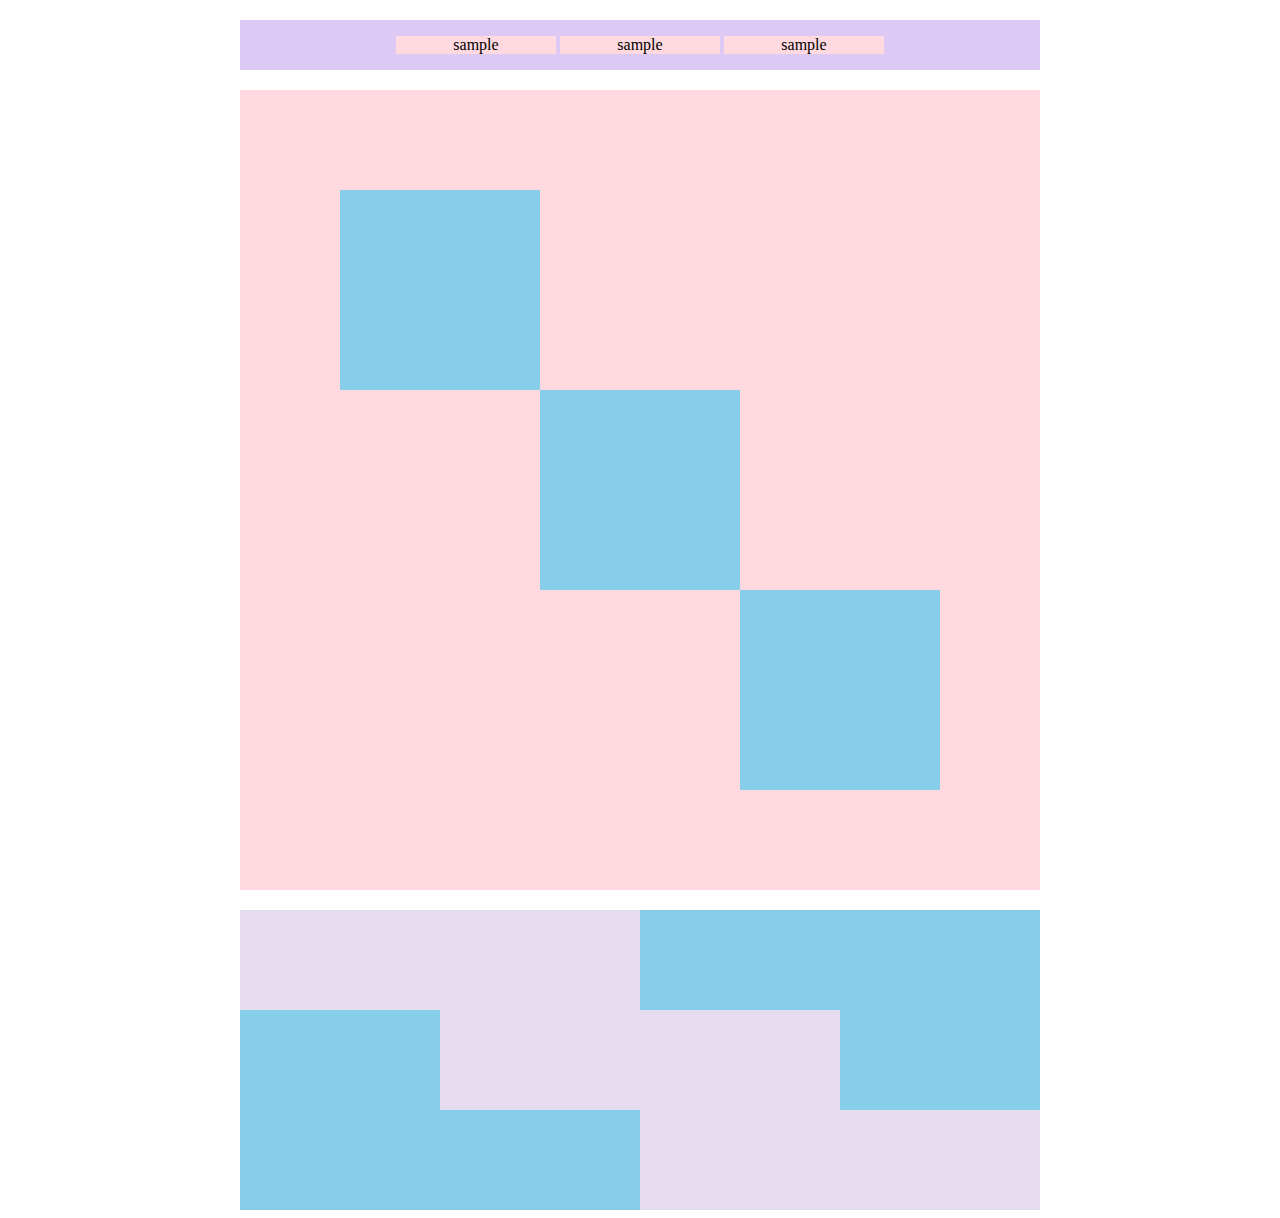
<file: kadai_018.html>
<!DOCTYPE html>
<html lang="ja">
 <head>
     <title>１８章課題</title>
     <meta name="description" content="このページは18章の課題です">
     <meta charset="UTF-8">
     <link rel="stylesheet" href="style.css">
 </head>
 <body>
      <div id="top">
        <p class="top-child">sample</p>
        <p class="top-child">sample</p>
        <p class="top-child">sample</p>
      </div>

      <div id="middle">
        <div id="middle-child01"></div>
        <div id="middle-child02"></div>
        <div id="middle-child03"></div>
     </div>

     <div id="bottom">
        <div id="bottom-child01"></div>
        <div id="bottom-child02"></div>
        <div id="bottom-child03"></div>
     </div>

  </body>
</html>
</file>
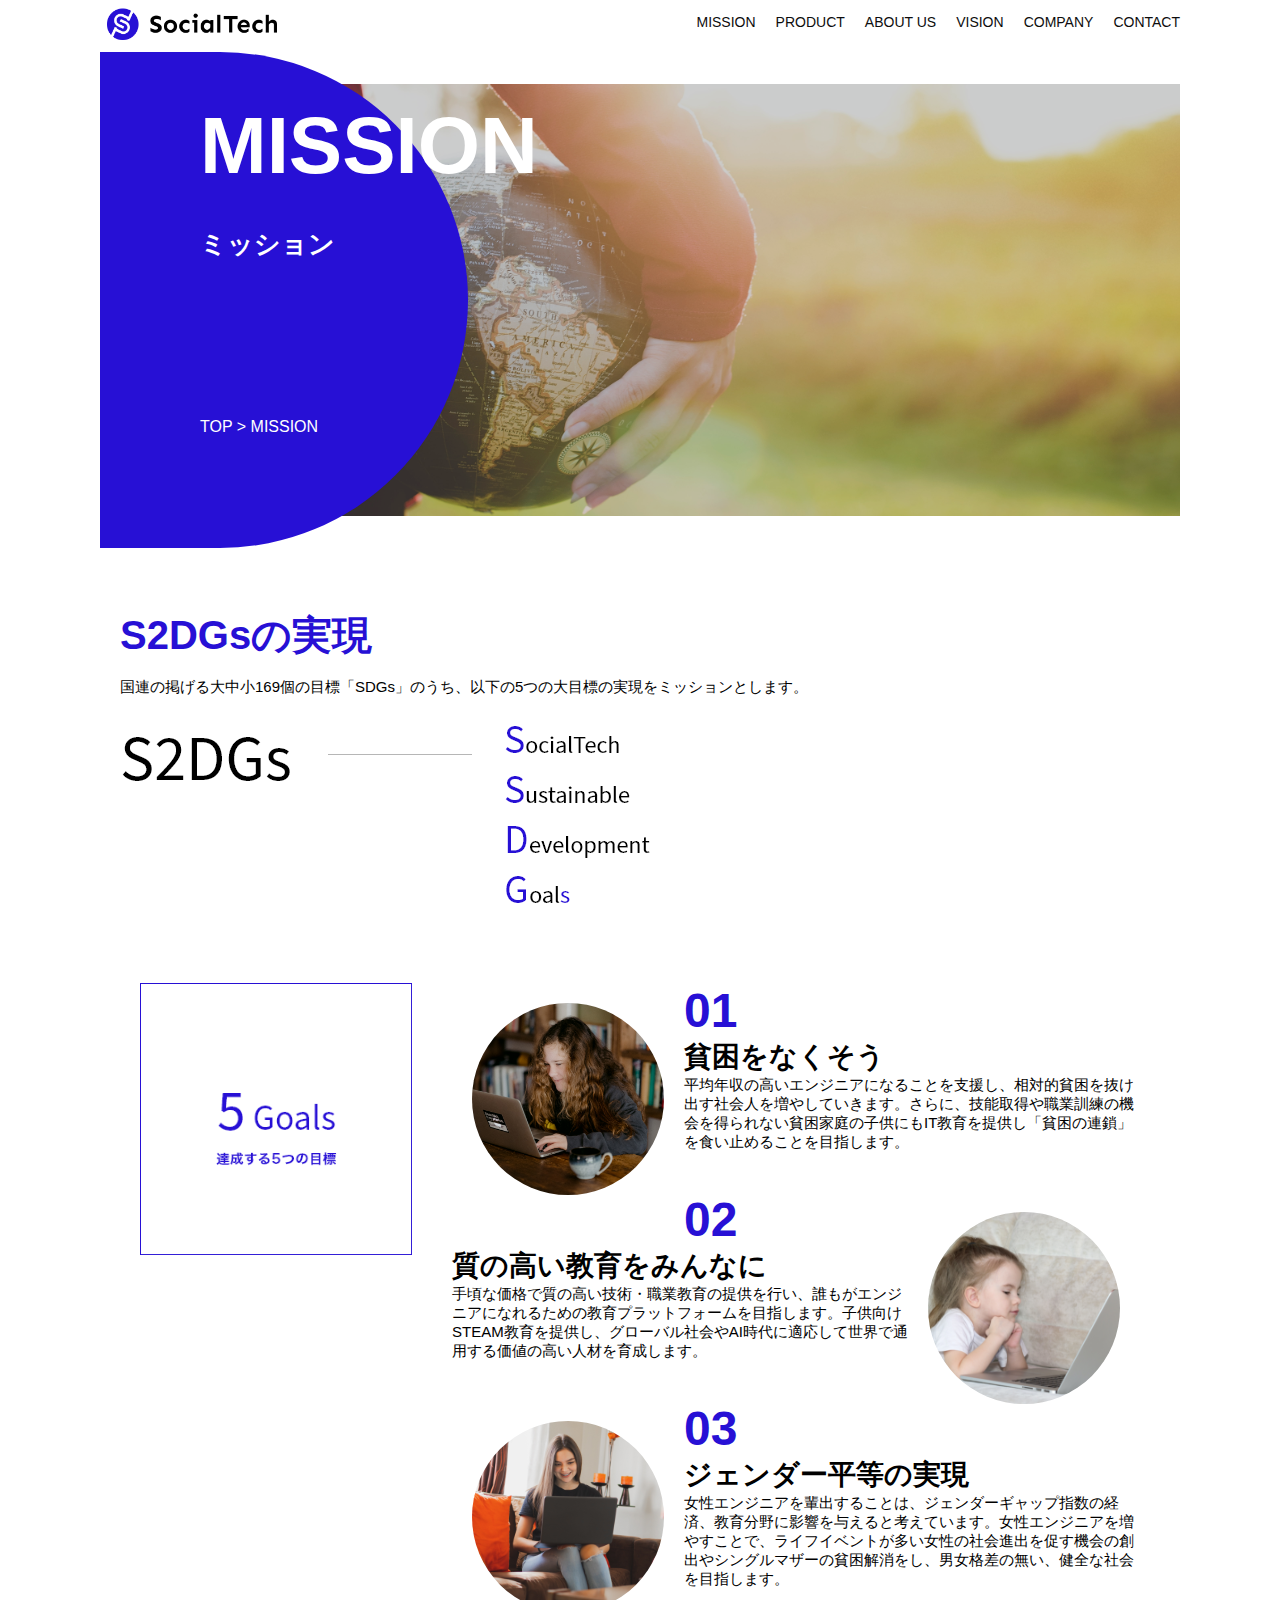
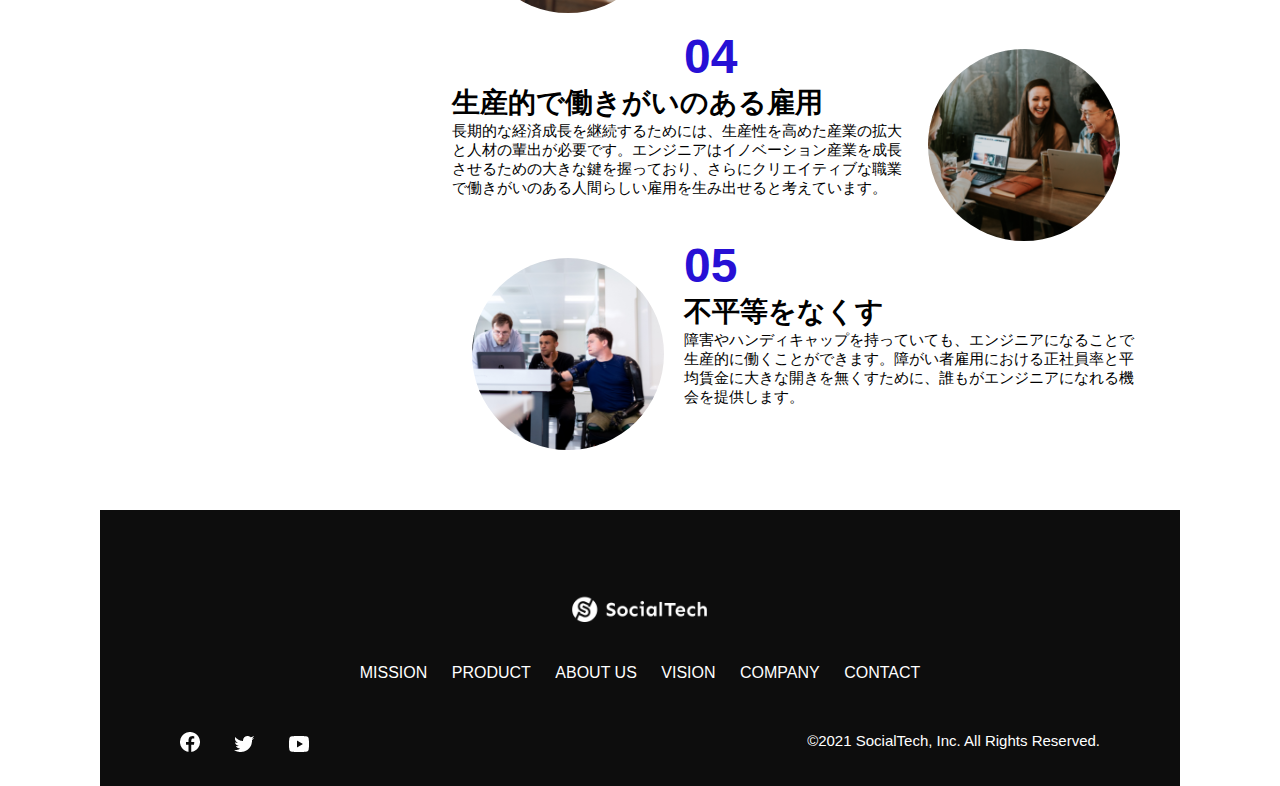
<file: kadai_tutorial_output/socialtech/mission.html>
<!DOCTYPE html>
<html>
  <head>
    <title>SocialTech - MISSION ミッション -</title>
    <meta charset="utf-8">
    <meta name="description" content="SocialTechが目指す5つの目標（S2DGs）を紹介します">
    <meta name="viewport" content="width=device-width, initial-scale=1.0">
    <link rel="stylesheet" href="style.css">
  </head>

  <body>
    <!-- ヘッダー -->
    <header>
      <!-- ロゴ -->
      <a href="index.html" id="logo">
        <img src="images/logo.png" alt="トップページに戻る">
      </a>

      <!-- PC用ナビゲーション -->
      <nav id="nav-pc">
        <ul>
          <li><a href="mission.html">MISSION</a></li>
          <li><a href="product.html">PRODUCT</a></li>
          <li><a href="index.html#aboutus">ABOUT US</a></li>
          <li><a href="index.html#vision">VISION</a></li>
          <li><a href="index.html#company">COMPANY</a></li>
          <li><a href="index.html#contact">CONTACT</a></li>
        </ul>
      </nav>

      <!-- スマホ用メニューボタン -->
      <button id="menu-sp" onclick="document.getElementById('nav-sp').style.display = 'block'">
        <img src="images/button-menu.png" alt="ナビゲーションを開く">
      </button>

      <!-- スマホ用ナビゲーション -->
      <div id="nav-sp">
        <button id="close" onclick="document.getElementById('nav-sp').style.display = 'none'">
          <img src="images/button-close.png" alt="ナビゲーションを閉じる">
        </button>

        <nav>
          <ul>
            <li>
              <a id="logo-sp" href="index.html" onclick="document.getElementById('nav-sp').style.display = 'none'"><img src="images/logo-sp.png" alt="トップページに戻る"></a>
            </li>
            <li><a class="menu" href="mission.html" onclick="document.getElementById('nav-sp').style.display = 'none'">MISSION</a></li>
            <li><a class="menu" href="product.html" onclick="document.getElementById('nav-sp').style.display = 'none'">PRODUCT</a></li>
            <li><a class="menu" href="index.html#aboutus" onclick="document.getElementById('nav-sp').style.display = 'none'">ABOUT US</a></li>
            <li><a class="menu" href="index.html#vision" onclick="document.getElementById('nav-sp').style.display = 'none'">VISION</a></li>
            <li><a class="menu" href="index.html#company" onclick="document.getElementById('nav-sp').style.display = 'none'">COMPANY</a></li>
            <li><a class="menu" href="index.html#contact" onclick="document.getElementById('nav-sp').style.display = 'none'">CONTACT</a></li>
          </ul>
        </nav>
        <div id="sns">
          <a href="https://www.facebook.com/sejuku2013">
            <img src="images/button-facebook.png" alt="Facebookのリンク">
          </a>
          <a href="https://twitter.com/samuraijuku">
            <img src="images/button-twitter.png" alt="Twitterのリンク">
          </a>
          <a href="https://www.youtube.com/channel/UCCFOQO5aDK0xXam4cUQXT8g">
            <img src="images/button-youtube.png" alt="YouTubeのリンク">
          </a>
        </div>
      </div>
    </header>

    <main>
      <article>
        <section id="mission-main">
          <div class="mission-main-inner">
            <div id="mission-title">
              <h1>MISSION<br><span>ミッション</span></h1>
              <p>TOP > MISSION</p>
            </div>
          </div>
        </section>

        <section id="mission-s2dgs">
          <h2 class="mission-h2">S2DGsの実現</h2>
          <p>国連の掲げる大中小169個の目標「SDGs」のうち、以下の5つの大目標の実現をミッションとします。</p>
          <img src="images/mission/mission-s2dgs.png" alt="S2DGs">
        </section>

        <section id="mission-five-goals">
          <div class="five-goals-image">
            <img src="images/mission/mission-5goals.png" alt="5Goals">
          </div>
          <div class="five-goals-read">
            <div>
              <img class="fivegoals-image-left" src="images/mission/mission-5goals01.png" alt="PCを操作する女の子">
              <span class="fivegoals-number">01</span>
              <h3 class="fivegoals-h3">貧困をなくそう</h3>
              <p class="fivegoals-p">平均年収の高いエンジニアになることを支援し、相対的貧困を抜け出す社会人を増やしていきます。さらに、技能取得や職業訓練の機会を得られない貧困家庭の子供にもIT教育を提供し「貧困の連鎖」を食い止めることを目指します。</p>
            </div>
            <div>
              <img class="fivegoals-image-right" src="images/mission/mission-5goals02.png" alt="PCを見つめる小さい女の子">
              <span class="fivegoals-number">02</span>
              <h3 class="fivegoals-h3">質の高い教育をみんなに</h3>
              <p class="fivegoals-p">手頃な価格で質の高い技術・職業教育の提供を行い、誰もがエンジニアになれるための教育プラットフォームを目指します。子供向けSTEAM教育を提供し、グローバル社会やAI時代に適応して世界で通用する価値の高い人材を育成します。</p>
            </div>
            <div>
              <img class="fivegoals-image-left" src="images/mission/mission-5goals03.png" alt="PCを操作する女性">

              <span class="fivegoals-number">03</span>
              <h3 class="fivegoals-h3">ジェンダー平等の実現</h3>
              <p class="fivegoals-p">女性エンジニアを輩出することは、ジェンダーギャップ指数の経済、教育分野に影響を与えると考えています。女性エンジニアを増やすことで、ライフイベントが多い女性の社会進出を促す機会の創出やシングルマザーの貧困解消をし、男女格差の無い、健全な社会を目指します。</p>
            </div>
            <div>
              <img class="fivegoals-image-right" src="images/mission/mission-5goals04.png" alt="笑顔で話し合う3人の男女">
              <span class="fivegoals-number">04</span>
              <h3 class="fivegoals-h3">生産的で働きがいのある雇用</h3>
              <p class="fivegoals-p">長期的な経済成長を継続するためには、生産性を高めた産業の拡大と人材の輩出が必要です。エンジニアはイノベーション産業を成長させるための大きな鍵を握っており、さらにクリエイティブな職業で働きがいのある人間らしい雇用を生み出せると考えています。</p>
            </div>
            <div>
              <img class="fivegoals-image-left" src="images/mission/mission-5goals05.png" alt="障害を持つ男性が生き生きと働く様子">
              <span class="fivegoals-number">05</span>
              <h3 class="fivegoals-h3">不平等をなくす</h3>
              <p class="fivegoals-p">障害やハンディキャップを持っていても、エンジニアになることで生産的に働くことができます。障がい者雇用における正社員率と平均賃金に大きな開きを無くすために、誰もがエンジニアになれる機会を提供します。</p>
            </div>
          </div>
        </section>
      </article>
    </main>

    <footer>
      <div id="footer-logo">
        <img src="images/logo-sp.png" alt="SocialTech">
      </div>
      <div id="footer-link">
        <a href="mission.html">MISSION</a>
        <a href="product.html">PRODUCT</a>
        <a href="index.html#aboutus">ABOUT US</a>
        <a href="index.html#vision">VISION</a>
        <a href="index.html#company">COMPANY</a>
        <a href="index.html#contact">CONTACT</a>
      </div>
      <div id="sns-footer">
        <div class="sns-btns">
          <a href="https://www.facebook.com/sejuku2013"><img src="images/button-facebook.png" alt="Facebookのリンク"></a>
          <a href="https://twitter.com/samuraijuku"><img src="images/button-twitter.png" alt="Twitterのリンク"></a>
          <a href="https://www.youtube.com/channel/UCCFOQO5aDK0xXam4cUQXT8g"><img src="images/button-youtube.png" alt="YouTubeのリンク"></a>
        </div>
        <p id="copyright">&copy;2021 SocialTech, Inc. All Rights Reserved.</p>
      </div>
    </footer>

  </body>
</html>
</file>
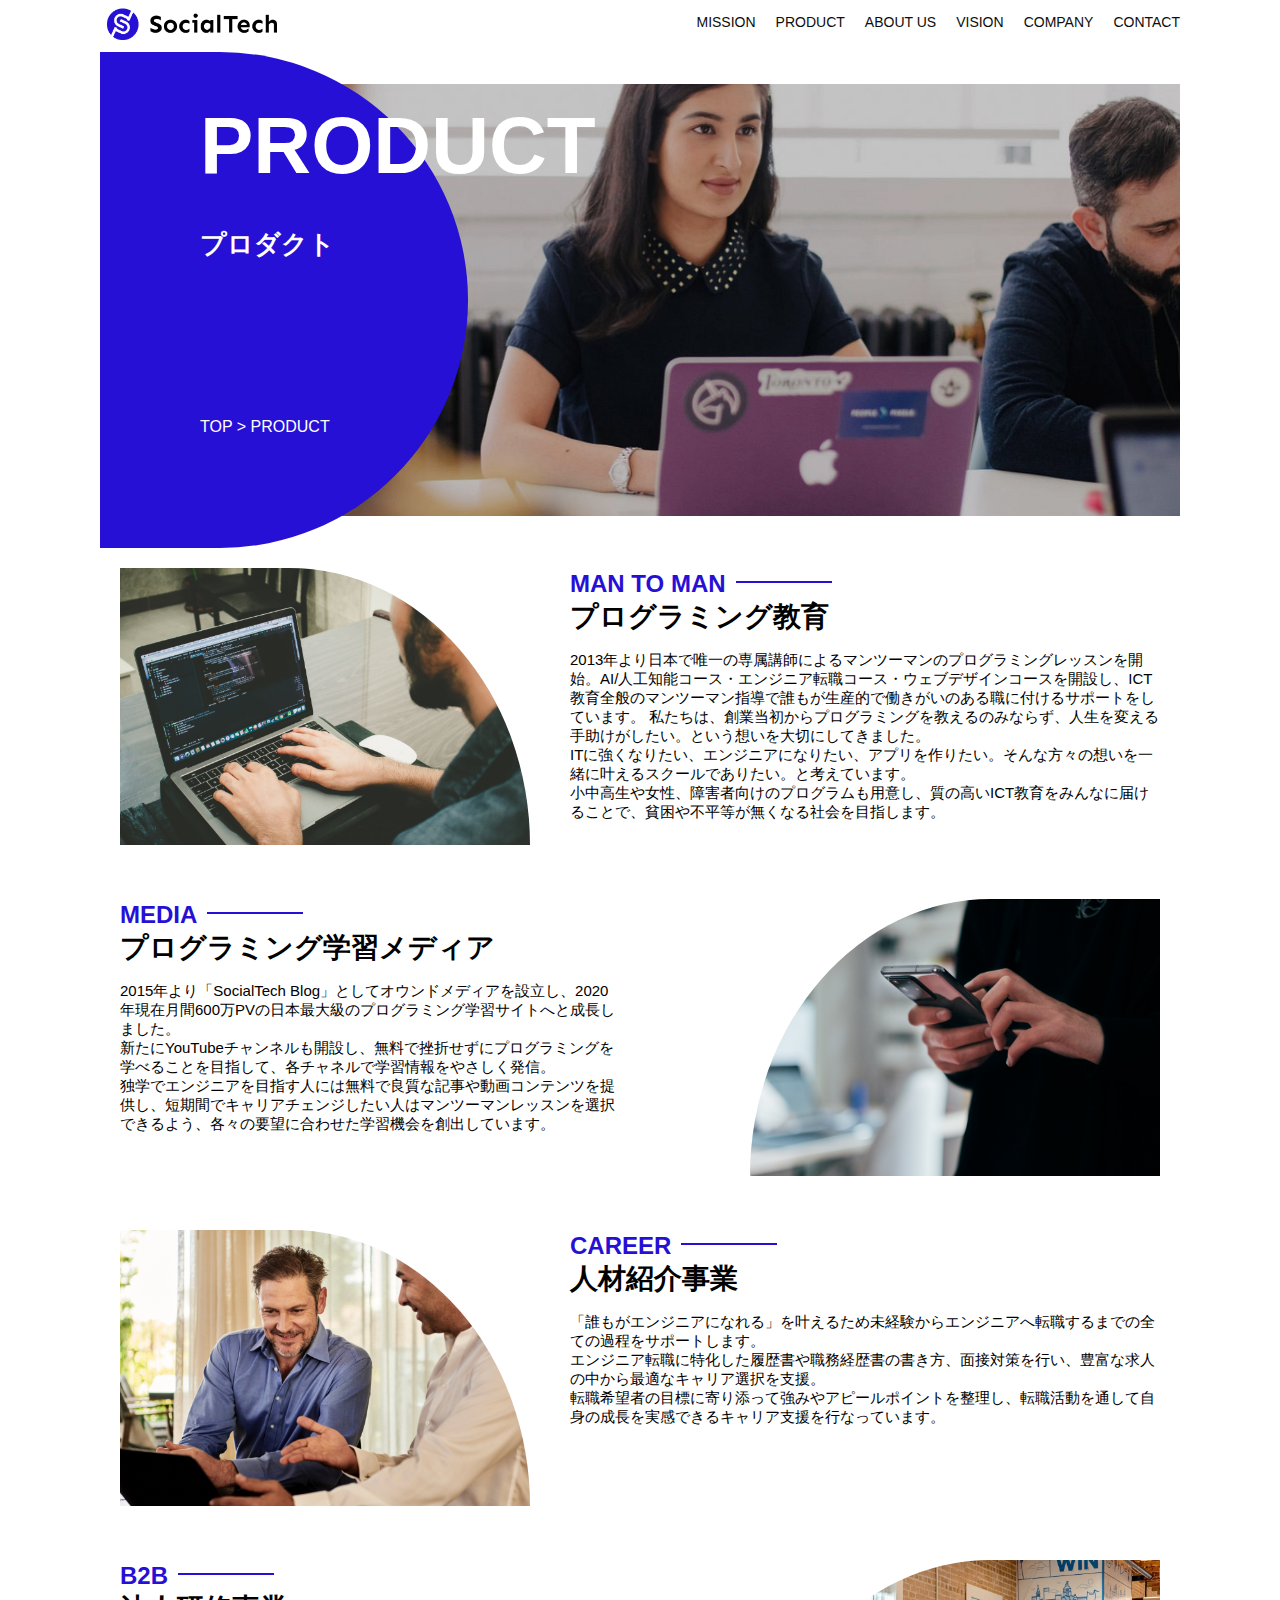
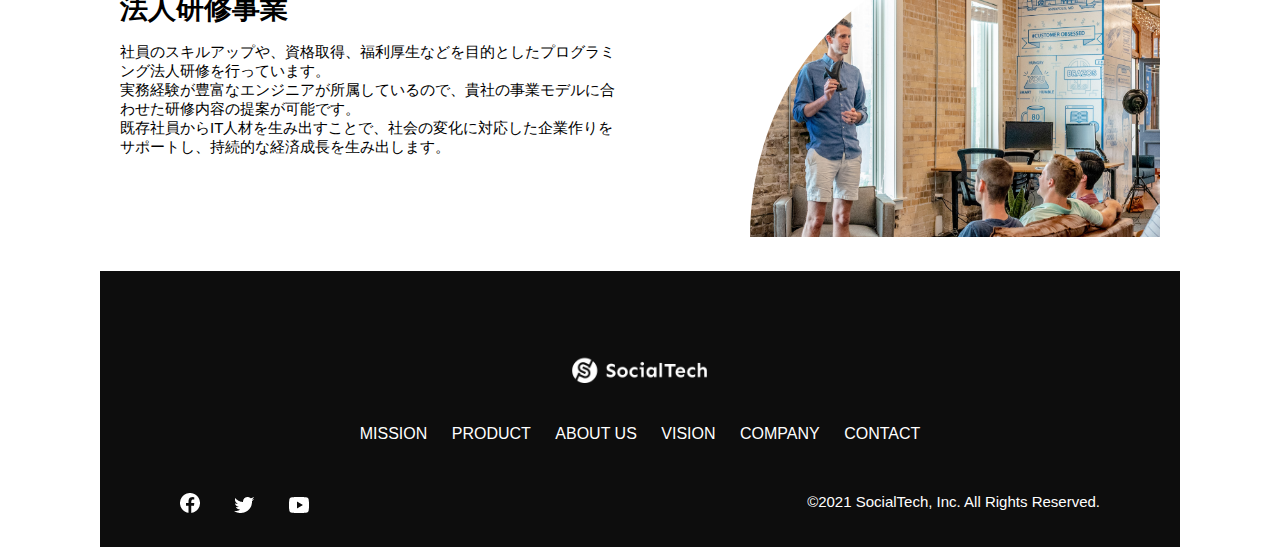
<file: kadai_tutorial_output/socialtech/product.html>
<!DOCTYPE html>
<html>
  <head>
    <title>SocialTech -PRODUCT プロダクト-</title>
    <meta charset="utf-8">
    <meta name="description" content="SocialTechの4つのプロダクトを紹介します">
    <meta name="viewport" content="width=device-width, initial-scale=1.0">
    <link rel="stylesheet" href="style.css">
  </head>

  <body>
    <!-- ヘッダー -->
    <header>
      <!-- ロゴ -->
      <a href="index.html" id="logo">
        <img src="images/logo.png" alt="トップページに戻る">
      </a>

      <!-- PC用ナビゲーション -->
      <nav id="nav-pc">
        <ul>
          <li><a href="mission.html">MISSION</a></li>
          <li><a href="product.html">PRODUCT</a></li>
          <li><a href="index.html#aboutus">ABOUT US</a></li>
          <li><a href="index.html#vision">VISION</a></li>
          <li><a href="index.html#company">COMPANY</a></li>
          <li><a href="index.html#contact">CONTACT</a></li>
        </ul>
      </nav>

      <!-- スマホ用メニューボタン -->
      <button id="menu-sp" onclick="document.getElementById('nav-sp').style.display = 'block'">
        <img src="images/button-menu.png" alt="ナビゲーションを開く">
      </button>

      <!-- スマホ用ナビゲーション -->
      <div id="nav-sp">
        <button id="close" onclick="document.getElementById('nav-sp').style.display = 'none'">
          <img src="images/button-close.png" alt="ナビゲーションを閉じる">
        </button>

        <nav>
          <ul>
            <li>
              <a id="logo-sp" href="index.html" onclick="document.getElementById('nav-sp').style.display = 'none'"><img src="images/logo-sp.png" alt="トップページに戻る"></a>
            </li>
            <li><a class="menu" href="mission.html" onclick="document.getElementById('nav-sp').style.display = 'none'">MISSION</a></li>
            <li><a class="menu" href="product.html" onclick="document.getElementById('nav-sp').style.display = 'none'">PRODUCT</a></li>
            <li><a class="menu" href="index.html#aboutus" onclick="document.getElementById('nav-sp').style.display = 'none'">ABOUT US</a></li>
            <li><a class="menu" href="index.html#vision" onclick="document.getElementById('nav-sp').style.display = 'none'">VISION</a></li>
            <li><a class="menu" href="index.html#company" onclick="document.getElementById('nav-sp').style.display = 'none'">COMPANY</a></li>
            <li><a class="menu" href="index.html#contact" onclick="document.getElementById('nav-sp').style.display = 'none'">CONTACT</a></li>
          </ul>
        </nav>
        <div id="sns">
          <a href="https://www.facebook.com/sejuku2013">
            <img src="images/button-facebook.png" alt="Facebookのリンク">
          </a>
          <a href="https://twitter.com/samuraijuku">
            <img src="images/button-twitter.png" alt="Twitterのリンク">
          </a>
          <a href="https://www.youtube.com/channel/UCCFOQO5aDK0xXam4cUQXT8g">
            <img src="images/button-youtube.png" alt="YouTubeのリンク">
          </a>
        </div>
      </div>
    </header>

    <main>
      <article>
        <section id="product-main">
          <div class="product-main-inner">
            <div id="product-title">
              <h1>PRODUCT<br><span>プロダクト</span></h1>
              <p>TOP > PRODUCT</p>
            </div>
          </div>
        </section>

        <section class="product-section product-section-left">
          <div class="product-section-img">
            <img src="images/product/product-mantoman.png" alt="PCでコードを書く男性">
          </div>
          <div class="product-read">
            <h2 class="product-h2">MAN TO MAN</h2>
            <h3 class="product-h3">プログラミング教育</h3>
            <p>
              2013年より日本で唯一の専属講師によるマンツーマンのプログラミングレッスンを開始。AI/人工知能コース・エンジニア転職コース・ウェブデザインコースを開設し、ICT教育全般のマンツーマン指導で誰もが生産的で働きがいのある職に付けるサポートをしています。 私たちは、創業当初からプログラミングを教えるのみならず、人生を変える手助けがしたい。という想いを大切にしてきました。<br>ITに強くなりたい、エンジニアになりたい、アプリを作りたい。そんな方々の想いを一緒に叶えるスクールでありたい。と考えています。<br>小中高生や女性、障害者向けのプログラムも用意し、質の高いICT教育をみんなに届けることで、貧困や不平等が無くなる社会を目指します。
            </p>
          </div>
        </section>

        <section class="product-section product-section-right">
          <div class="product-read">
            <h2 class="product-h2">MEDIA</h2>
            <h3 class="product-h3">プログラミング学習メディア</h3>
            <p>2015年より「SocialTech Blog」としてオウンドメディアを設立し、2020年現在月間600万PVの日本最大級のプログラミング学習サイトへと成長しました。<br>新たにYouTubeチャンネルも開設し、無料で挫折せずにプログラミングを学べることを目指して、各チャネルで学習情報をやさしく発信。<br>独学でエンジニアを目指す人には無料で良質な記事や動画コンテンツを提供し、短期間でキャリアチェンジしたい人はマンツーマンレッスンを選択できるよう、各々の要望に合わせた学習機会を創出しています。</p>
          </div>
          <div class="product-section-img">
            <img src="images/product/product-media.png" alt="スマートフォンを操作する人">
          </div>
        </section>

        <section class="product-section product-section-left">
          <div class="product-section-img">
            <img src="images/product/product-career.png" alt="笑顔で話し合う2人の男性">
          </div>
          <div class="product-read">
            <h2 class="product-h2">CAREER</h2>
            <h3 class="product-h3">人材紹介事業</h3>
            <p>「誰もがエンジニアになれる」を叶えるため未経験からエンジニアへ転職するまでの全ての過程をサポートします。<br>エンジニア転職に特化した履歴書や職務経歴書の書き方、面接対策を行い、豊富な求人の中から最適なキャリア選択を支援。<br>転職希望者の目標に寄り添って強みやアピールポイントを整理し、転職活動を通して自身の成長を実感できるキャリア支援を行なっています。<br></p>
          </div>
        </section>

        <section class="product-section product-section-right">
          <div class="product-read">
            <h2 class="product-h2">B2B</h2>
            <h3 class="product-h3">法人研修事業</h3>
            <p>社員のスキルアップや、資格取得、福利厚生などを目的としたプログラミング法人研修を行っています。<br>実務経験が豊富なエンジニアが所属しているので、貴社の事業モデルに合わせた研修内容の提案が可能です。<br>既存社員からIT人材を生み出すことで、社会の変化に対応した企業作りをサポートし、持続的な経済成長を生み出します。</p>
          </div>
          <div class="product-section-img">
            <img src="images/product/product-b2b.png" alt="講演中の男性とそれを聴く人々">
          </div>
        </section>
      </article>
    </main>

    <footer>
      <div id="footer-logo">
        <img src="images/logo-sp.png" alt="SocialTech">
      </div>
      <div id="footer-link">
        <a href="mission.html">MISSION</a>
        <a href="product.html">PRODUCT</a>
        <a href="index.html#aboutus">ABOUT US</a>
        <a href="index.html#vision">VISION</a>
        <a href="index.html#company">COMPANY</a>
        <a href="index.html#contact">CONTACT</a>
      </div>
      <div id="sns-footer">
        <div class="sns-btns">
          <a href="https://www.facebook.com/sejuku2013"><img src="images/button-facebook.png" alt="Facebookのリンク"></a>
          <a href="https://twitter.com/samuraijuku"><img src="images/button-twitter.png" alt="Twitterのリンク"></a>
          <a href="https://www.youtube.com/channel/UCCFOQO5aDK0xXam4cUQXT8g"><img src="images/button-youtube.png" alt="YouTubeのリンク"></a>
        </div>
        <p id="copyright">&copy;2021 SocialTech, Inc. All Rights Reserved.</p>
      </div>
    </footer>
    
  </body>
</html>
</file>
<file: html-css-kadai_013/style.css>
/* PC、スマホ共通スタイル */
body {
  font-family: "Source Sans Pro", "Hiragino Kaku Gothic ProN", Meiryo, Arial,
    sans-serif;
}

p {
  font-size: 15px;
}

#main-visual>img {
  width: 100%;
}

/*================
PC用のスタイル 
=================*/
@media screen and (min-width: 768px) {

  /* 横幅設定 */
  body {
    max-width: 1080px;
    min-width: 960px;
    margin: 0 auto 0 auto;
  }

  /* ヘッダー */
  header {
    display: flex;
    justify-content: space-between;
  }

  /* ナビゲーションのレイアウト */
  #nav-pc {
    text-align: right;
    font-size: 14px;
    padding-top: 15px;
  }

  #nav-sp {
    display: none;
  }

  #nav-sp-button {
    display: none
  }

  /* ナビゲーションのリンクの装飾設定 */
  #nav-pc>a {
    text-decoration: none;
    margin-left: 20px;
  }

  #nav-pc>a:link {
    color: #0d0d0d;
  }

  #nav-pc>a:visited {
    color: #0d0d0d;
  }

  #nav-pc>a:hover {
    color: #0d0d0d;
    text-decoration: underline;
  }

  #nav-pc>a:active {
    color: #0d0d0d;
  }
}

/*================
 スマホ用のスタイル 
=================*/
@media screen and (max-width:767px) {

  /*スマホ用のスタイルを指定する*/
  .main-image {
    width: 100%;
    height: auto;
  }



  #nav-pc {
    display: none;
  }

  #nav-sp-button {
    display: block;
    position: absolute;
    right: 0px;
    top: 0px;
  }

  #nav-sp {
    background-color: #ce933e;
    position: absolute;
    right: 0;
    top: 0;
    height: 100%;
    width: 100%;
    display: none;
    z-index: 100;
  }

  /*×ボタン*/
  #close {
    position: absolute;
    top: 40px;
    right: 20px;
    z-index: 200;
  }

  #logo-sp {
    margin: 80px 0px 30px 20px;
    align-items: center;
    display: flex;
  }

  #logo-sp>a {
    display: block;
  }

  #menu-sp {
    float: right;
    padding: 0;
  }

  #menu-up {
    float: right;
    margin: 20px;
  }

  #nav-sp>a:link {
    color: #ffffff;
  }

  #nav-sp>a:visited {
    color: #ffffff;
  }

  #nav-sp>a:hover {
    text-decoration: underline;
  }

  #nav-sp>a:active {
    color: #ffffff;
  }

  #nav-sp>.menu {
    text-decoration: none;
    display: block;
    margin: 0px 20px;
    height: 44px;
    font-size: 16px;
    background-image: url(images/arrow.png);
    background-repeat: no-repeat;
    background-position: right top;
  }
}
</file>
<file: socialtech/style.css>
/* PC、スマホ共通スタイル */
body {
    font-family: "Source Sans Pro", "Hiragino Kaku Gothic ProN", Meiryo, Arial, sans-serif;
  }
  
  p {
    font-size: 15px;
  }
  
  /*================
  PC用のスタイル
  =================*/
  @media screen and (min-width: 768px) {

  /* 横幅設定 */
  body {
    max-width: 1080px;
    min-width: 960px;
    margin: 0 auto 0 auto;
  }
  
  /* ヘッダー */
  header {
    display: flex;
    justify-content: space-between;
  }
  
  /* ナビゲーションのレイアウト */
  #nav-pc {
    font-size: 14px;
    padding-top: 15px;
  }
  
  /* ナビゲーションのリンクの装飾設定 */
  #nav-pc > a {
    text-decoration: none;
    margin-left: 20px;
  }
  #nav-pc > a:link {
    color: #0d0d0d;
  }
  #nav-pc > a:visited {
    color: #0d0d0d;
  }
  #nav-pc > a:hover {
    color: #0d0d0d;
    text-decoration: underline;
  }
  #nav-pc > a:active {
    color: #0d0d0d;
  }
/* メインビジュアル*/
#main-visual {
    position: relative;
    height: 400px;
  }
  
  #main-message {
    position: absolute;
    top: 0;
    left: 0;
    background-color: #2710d5;
    color: #ffffff;
    border-radius: 0 0 476px 0;
    max-width: 620px;
    height: 100%;
    width: 100%;
    z-index: 11;
  }
  
  #main-message > h1 {
    font-size: 60px;
    font-weight: bold;
    margin: 100px 0 0 50px;
  }
  
  #main-message > p {
    font-size: 28px;
    margin: 0 0 0 50px;
  }
  
  #main-visual > img {
    max-width: 620px;
    border-radius: 476px 0 0 0;
    position: absolute;
    top: 0;
    right: 0;
    z-index: 10;
  }
  
  /*見出し*/
  h2 {
    margin: 40px 0 0 0;
  }
  
  h2::after {
    content: url("images/line.png");
    margin-left: 10px;
  }
  
  h3 {
    font-size: 27px;
  }
  
  /* ミッション */
  #mission {
    margin: 80px auto 80px auto;
    width: 100%;
  }
  
  #mission-flex {
    width: 100%;
    display: flex;
  }
  
    #mission-flex > div {
      width: 50%;
      margin: 20px;
    }
    
    #mission-photo {
      width: 100%;
    }
    
    #s2dgs {
      margin-top: 50px;
      width: 100%;
    }
   /* プロダクト */
   #product {
    background-color: #fafafa;
    margin: 80px 0 80px 0;
    padding: 10px 40px 0px 40px;
  }
  
  /* 外枠 */
  #product > div {
    margin-top: 40px;
    display: flex;
  }
  
  /* 左のカラム */
  #product-left {
    width: 50%;
    margin-right: 20px;
  }
  
  /* 右のカラム */
  #product-right {
    width: 50%;
    margin-left: 20px;
    margin-top: 80px;
  }
  
  /* 画像＋説明の枠 */
  #product-left > div {
    position: relative;
    height: 480px;
    margin-right: 20px;
  }
  #product-right > div {
    position: relative;
    height: 480px;
    margin-left: 20px;
  }
    /* 画像 */
    .product-photo {
        width: 100%;
      }
        /* 説明文の枠 */
  .product-explain {
    background-color: #ffffff;
    position: absolute;
    left: 0;
    top: 280px;
    margin: 0 40px 0 40px;
    padding: 20px;
    box-shadow: 5px 5px 10px rgba(0, 0, 0, 0.05);
  }
  
  /* 説明文の英語 */
  .product-explain > span {
    color: #2710d5;
    font-weight: bold;
    font-size: 16px;
    margin: 0;
  }
  
  /* 説明文の見出し */
  .product-explain > h3 {
    font-size: 20px;
    margin: 5px 0 5px 0;
  }
  
  /* 説明文 */
  .product-explain > p {
    font-size: 14px;
    margin: 0;
  }
  
  /* 「もっとみる」ボタン */
  #product-more {
    margin: 0 auto -42px auto;
  }
 /* ABOUT US */
 #aboutus {
    margin: 80px auto 80px auto;
  }
  
  /* 3つの組織文化と画像を入れる枠 */
  #aboutus > div {
    display: flex;
  }
   /* 画像 */
   .culture-img {
    width: 100%;
    align-self: flex-start;
  }
  
  .culture-img2 {
    margin-top: 50px;
    width: 100%;
  }
/* 3つの組織文化の表 */
.culture-table {
    margin-right: 50px;
  }
  /* 番号 */
  .culture-num {
    font-size: 80px;
    color: #2710d5;
    margin: 0 20px 0 0;
  }
  
  /* 組織文化英語 */
  .culture-en {
    color: #2710d5;
    font-weight: bold;
    font-size: 24px;
    display: block;
  }
  
  /* 組織文化日本語 */
  .culture-jp {
    font-size: 28px;
    font-weight: bold;
  }
  
  /* 説明文 */
  .culture-description {
    margin: 0;
  }
   /* ビジョン */
   #vision {
    margin: 80px auto 80px auto;
  }
  
  /* セクション内の外枠 */
  #vision > div {
    width: 100%;
    display: flex;
    justify-content: space-between;
    flex-wrap: wrap;
  }
  
  /* 7つの行動指針の枠 */
  .vision-box {
    width: 300px;
    height: 300px;
    margin-bottom: 30px;
    position: relative;
  }
  .vision-box > img {
    width: 100%;
    height: auto;
    position: absolute;
    top: 0;
    left: 0;
    z-index: 30;
  }
  
  .vision-box > span {
    position: absolute;
    top: 0;
    left: 0;
    z-index: 31;
    margin-right: 20px;
  }
  
  .vision-box > span > h4 {
    color: #2710d5;
    font-size: 19px;
    margin: 80px 0 0 0;
  }
  
  .vision-box > span > h4::first-letter {
    font-size: 40px;
  }
  
  .vision-box > span > h5 {
    font-size: 20px;
    margin: 0 0 0 0;
  }
  
  .vision-box > span > p {
    margin: 10px 0 0 0;
  }
    /* 会社概要 */
    #company {
        margin: 80px auto 80px auto;
      }
    /* 会社概要 */
#company {
    margin: 80px auto 80px auto;
  }
  
    #company-table {
      width: 100%;
    }
   
    .tableheader {
      text-align: left;
      padding: 20px;
      border-bottom-color: #2710d5;
      border-bottom-width: 1px;
      border-bottom-style: solid;
      width: 100px;
    }
   
    .tableheader-first {
      text-align: left;
      padding: 20px;
      border-bottom-color: #2710d5;
      border-bottom-width: 1px;
      border-bottom-style: solid;
      border-top-color: #2710d5;
      border-top-width: 1px;
      border-top-style: solid;
      width: 100px;
    }
   
    .cell {
      padding: 30px;
      border-bottom-color: #ececec;
      border-bottom-width: 1px;
      border-bottom-style: solid;
    }
   
    .cell-first {
      padding: 30px;
      border-bottom-color: #ececec;
      border-bottom-width: 1px;
      border-bottom-style: solid;
      border-top-color: #ececec;
      border-top-width: 1px;
      border-top-style: solid;
    }
    #company > iframe {
        width: 100%;
        height: 368px;
        margin-top: 40px;
      }
       /* お問い合わせ */
  #contact {
    margin: 80px auto 80px auto;
  }
  
  /* 外枠 */
  #contact > form > div {
    display: flex;
    flex-direction: row;
    flex-wrap: wrap;
    padding-bottom: 30px;
  }
 /* 左列の見出し */
 .contact-heading {
    width: 240px;
    align-self: center;
  }
  /* 見出しのラベル */
  .contact-label {
    font-weight: bold;
  }
  /* 必須 */
  .contact-span {
    color: #ce2222;
    margin: 0 0 0 20px;
    font-weight: bold;
  }
   /* テキストボックス */
   .contact-textbox {
    border-top: 0;
    border-left: 0;
    border-right: 0;
    border-bottom-width: 1px;
    border-bottom-color: #707070;
    border-bottom-style: solid;
    background-color: #fafafa;
    width: 400px;
    height: 56px;
  }
  /* お問い合わせ内容のテキストエリア */
  .contact-textarea {
    border-top: 0;
    border-left: 0;
    border-right: 0;
    border-bottom-width: 1px;
    border-bottom-color: #707070;
    border-bottom-style: solid;
    background-color: #fafafa;
    width: 400px;
    height: 200px;
  }
 /* 個人情報の取り扱い */
 details {
    width: 700px;
  }
  details > div {
    background-color: #fafafa;
    padding: 20px;
  } 
  details > div > span {
    font-weight: bold;
  }
    /* フッター */
    footer {
        background-color: #0d0d0d;
        text-align: center;
        padding: 80px 80px 30px 80px;
      }
      
      #footer-logo {
        margin-bottom: 30px;
      }
      #footer-link {
        margin-bottom: 50px;
      }
      #footer-link > a {
        text-decoration: none;
        margin: 10px;
      }
      #footer-link > a:link {
        color: #ffffff;
      }
      #footer-link > a:visited {
        color: #ffffff;
      }
      #footer-link > a:hover {
        color: #ffffff;
        text-decoration: underline;
      }
      #footer-link > a:active {
        color: #ffffff;
      }
      #sns-footer {
        text-align: left;
        width: 100%;
      }
     
      #sns-footer > a {
        margin-right: 30px;
      }
      
      #copyright {
        color: #ffffff;
        float: right;
      }

/*====================
スマートフォン用のスタイル
=====================*/
@media screen and (max-width: 767px) {
    body {
      min-width: 375px;
      margin: 0;
    }
  
    /* PC用ナビゲーション非表示 */
    #nav-pc {
      display: none;
    }
  
    /* ハンバーガーメニュー */
    #menu-sp {
      float: right;
      padding: 0;
    }
  
    /* スマホ用ナビゲーションの表示切替 */
    /* 初期状態、レイアウトと非表示設定 */
    #nav-sp {
      background-color: #2710d5;
      position: absolute;
      left: 0;
      top: 0;
      height: 100%;
      width: 100%;
      display: none;
      z-index: 100;
    }
  
    /* ×ボタン */
    #close {
      position: absolute;
      top: 20px;
      right: 20px;
    }
  
    /* ナビゲーションメニュー用ロゴ */
    #logo-sp {
      margin: 80px 0 30px 20px;
    }
  
     /* ナビゲーションのリンクの装飾設定 */
     #nav-sp > a {
       display: block;
     }
     #nav-sp > a:link {
       color: #ffffff;
     }
     #nav-sp > a:visited {
       color: #ffffff;
     }
     #nav-sp > a:hover {
       color: #ffffff;
       text-decoration: underline;
     }
     #nav-sp > a:active {
       color: #ffffff;
     }
     #nav-sp > .menu {
       text-decoration: none;
       display: block;
       margin: 0 20px 0 20px;
       height: 44px;
       font-size: 16px;
       background-image: url("images/arrow.png");
       background-repeat: no-repeat;
       background-position: right top;
     }
     #sns {
        position: absolute;
        bottom: 20px;
        left: 20px;
      }
      #sns > a {
        margin-right: 30px;
      }
</file>
<file: kadai_tutorial_output/socialtech/style.css>
/* PC、スマホ共通スタイル */
* {
  box-sizing: border-box;
}

p {
  font-size: 15px;
}

body {
  max-width: 1080px;
  margin: 0 auto 0 auto;
  font-family: "Source Sans Pro", "Hiragino Kaku Gothic ProN", Meiryo, Arial, sans-serif;
}
  
/* ヘッダー */
header {
  display: flex;
  justify-content: space-between;
}

/* ナビゲーションのレイアウト */
#nav-pc {
  font-size: 14px;
}

#nav-pc ul {
  display: flex;
  padding-left: 0;
}

#nav-pc li {
  list-style: none;
}

/* ナビゲーションのリンクの装飾設定 */
#nav-pc a {
  text-decoration: none;
  margin-left: 20px;
  color: #0d0d0d;
}

#nav-pc a:hover {
  text-decoration: underline;
}

/* スマホ用ナビを非表示 */
#nav-sp,
#menu-sp {
  display: none;
}

/* メインビジュアル*/
#main-visual {
  position: relative;
  height: 400px;
}

#main-message {
  position: absolute;
  top: 0;
  left: 0;
  background-color: #2710d5;
  color: #ffffff;
  border-radius: 0 0 476px 0;
  max-width: 620px;
  height: 100%;
  width: 100%;
  z-index: 11;
}

#main-message h1 {
  font-size: 60px;
  margin: 100px 0 0 50px;
}

#main-message > p {
  font-size: 28px;
  margin: 0 0 0 50px;
}

#main-visual > img {
  max-width: 620px;
  border-radius: 476px 0 0 0;
  position: absolute;
  top: 0;
  right: 0;
  z-index: 10;
}

/*見出し*/
h2 {
  margin: 40px 0 0 0;
}

h2::after {
  content: url("images/line.png");
  margin-left: 10px;
}

h3 {
  font-size: 27px;
}

/* ミッション */
#mission {
  margin: 80px auto 80px auto;
}

#mission-flex {
  display: flex;
}

#mission-flex > div {
  width: 50%;
  margin: 20px;
}

#mission-photo {
  width: 100%;
}

#s2dgs {
  margin-top: 50px;
  width: 100%;
}

/* プロダクト */
#product {
  background-color: #fafafa;
  margin: 80px 0 80px 0;
  padding: 10px 40px 0px 40px;
}

/* 外枠 */
#product .product-flex {
  margin-top: 40px;
  display: flex;
}

/* 左のカラム */
#product-left {
  width: 50%;
  margin-right: 20px;
}

/* 右のカラム */
#product-right {
  width: 50%;
  margin-left: 20px;
  margin-top: 80px;
}

/* 写真＋説明の枠 */
#product-left > div {
  position: relative;
  height: 480px;
  margin-right: 20px;
}

#product-right > div {
  position: relative;
  height: 480px;
  margin-left: 20px;
}

/* 写真*/
.product-photo {
  width: 100%;
}

/* 説明文の枠 */
.product-explain {
  background-color: #ffffff;
  position: absolute;
  left: 0;
  bottom: 50px;
  margin: 0 40px 0 40px;
  padding: 20px;
  box-shadow: 5px 5px 10px rgba(0, 0, 0, 0.05);
}

/* 説明文の英語 */
.product-explain > span {
  color: #2710d5;
  font-weight: bold;
  font-size: 16px;
  margin: 0px;
}

/* 説明文の見出し */
.product-explain > h3 {
  margin: 5px 0 5px 0;
}

/* 説明文 */
.product-explain > p {
  margin: 0;
}

/* もっと見るボタン */
#product-more {
  text-align: center;
}

#product-more a {
  position: relative;
  bottom: -42px;
}

/* ABOUT US */
#aboutus {
  margin: 80px auto 80px auto;
}

/* ３つの組織文化と写真を入れる枠 */
#aboutus > div {
  display: flex;
}

/* 写真 */
.culture-img {
  width: 50%;
  align-self: flex-start;
}

.culture-img2 {
  margin-top: 50px;
  width: 100%;
}

/* 3つの組織文化の表 */
.culture-table {
  margin-right: 50px;
}

/* 番号 */
.culture-num {
  font-size: 80px;
  color: #2710d5;
  padding: 0 20px 0 0;
}

/* 見出し */
.culture-table th {
  text-align: left;
  font-size: 28px;
  font-weight: bold;
}

/* 組織文化英語 */
.culture-en {
  color: #2710d5;
  font-size: 24px;
}

/* 説明文 */
.culture-description {
  margin: 0;
}

/* ビジョン */
#vision {
  margin: 80px auto 80px auto;
}

/* セクション内の外枠*/
#vision > div {
  display: flex;
  justify-content: space-between;
  flex-wrap: wrap;
}

/*7つの行動指針の枠*/
.vision-box {
  width: 300px;
  height: 300px;
  margin-bottom: 30px;
  position: relative;
}

.vision-box > img {
  width: 100%;
  position: relative;
  z-index: 30;
}

.vision-box > div {
  position: absolute;
  top: 0;
  left: 0;
  z-index: 31;
  margin-right: 20px;
}

.vision-box > div > h4 {
  color: #2710d5;
  font-size: 19px;
  margin: 80px 0 0 0;
}

.vision-box > div > h4::first-letter {
  font-size: 40px;
}

.vision-box > div > h5 {
  font-size: 20px;
  margin: 0 0 0 0;
}

.vision-box > div > p {
  margin: 10px 0 0 0;
}

/*会社概要*/
#company {
  margin: 80px auto 80px auto;
}

#company-table {
  width: 100%;
}

.tableheader {
  text-align: left;
  padding: 20px;
  border-bottom-color: #2710d5;
  border-bottom-width: 1px;
  border-bottom-style: solid;
  width: 100px;
}

.tableheader-first {
  border-top-color: #2710d5;
  border-top-width: 1px;
  border-top-style: solid;
}

.cell {
  padding: 30px;
  border-bottom-color: #ececec;
  border-bottom-width: 1px;
  border-bottom-style: solid;
}

.cell-first {
  border-top-color: #ececec;
  border-top-width: 1px;
  border-top-style: solid;
}

#company > iframe {
  width: 100%;
  height: 368px;
  margin-top: 40px;
}

/* お問い合わせ */
#contact {
  margin: 80px auto 80px auto;
}

/* 外枠 */
#contact > form > div {
  display: flex;
  flex-direction: row;
  flex-wrap: wrap;
  padding-bottom: 30px;
}

/* 左列　見出し */
.contact-heading {
  width: 240px;
  align-self: center;
}

/* 見出しのラベル */
.contact-label {
  font-weight: bold;
}

/* 必須 */
.contact-span {
  color: #ce2222;
  margin: 0 0 0 20px;
  font-weight: bold;
}

/* テキストボックス */
.contact-textbox {
  border-top: 0px;
  border-left: 0px;
  border-right: 0px;
  border-bottom-width: 1px;
  border-bottom-color: #707070;
  border-style: solid;
  background-color: #fafafa;
  height: 56px;
  width: 400px;
}

/* お問い合わせ内容のテキストエリア */
.contact-textarea {
  border-top: 0px;
  border-left: 0px;
  border-right: 0px;
  border-bottom-width: 1px;
  border-bottom-color: #707070;
  background-color: #fafafa;
  width: 400px;
  height: 200px;
}

/* 個人情報の取り扱い */
#contact dt {
  font-weight: bold;
}

#contact dd {
  margin: 0 0 16px 0;
}

#contact dd p {
  margin: 0;
}

#contact dd ul {
  padding-left: 0;
}

#contact dd li {
  margin-bottom: 0;
  list-style: none;
}

/* フッター */
footer {
  background-color: #0d0d0d;
  text-align: center;
  padding: 80px 80px 30px 80px;
}

#footer-logo {
  margin-bottom: 30px;
}

#footer-link {
  margin-bottom: 50px;
}

#footer-link > a {
  text-decoration: none;
  margin: 10px;
  color: #ffffff;
}

#footer-link > a:hover {
  text-decoration: underline;
}

#sns-footer {
  display: flex;
  justify-content: space-between;
  text-align: left;
}

#sns-footer a {
  margin-right: 30px;
}

#copyright {
  color: #ffffff;
  margin: 0;
}

/* mission.html用スタイル */
/* ミッションのメインビジュアル */
.mission-main-inner {
  background-image: url("images/mission/mission-main.png");
  background-repeat: no-repeat;
  background-position-y: center;
}

#mission-title {
  background-color: #2710d5;
  width: 368px;
  color: #ffffff;
  height: 496px;
  border-radius: 0 248px 248px 0;
  position: relative;
}

#mission-title h1 {
  position: absolute;
  top: 0;
  left: 100px;
  font-size: 80px;
  line-height: 1;
}

#mission-title h1 span {
  font-size: 26px;
}

#mission-title > p {
  position: absolute;
  top: 350px;
  left: 100px;
  font-size: 16px;
}

/* ミッションページ　S2DGSの設定 */
#mission-s2dgs {
  padding: 20px;
}

.mission-h2 {
  color: #2710d5;
  font-size: 40px;
}

.mission-h2::after {
  content: none;
}

/* ミッションページ　5つのゴールの設定 */
#mission-five-goals {
  padding: 20px;
  display: flex;
}

#mission-five-goals .five-goals-image {
  width: 30%;
  padding: 20px;
}

#mission-five-goals .five-goals-image img {
  width: 100%;
}

#mission-five-goals .five-goals-read {
  width: 70%;
  padding: 20px;
}

#mission-five-goals .five-goals-read > div {
  margin-bottom: 40px;
}

.fivegoals-image-right {
  float: right;
  margin: 20px;
}

.fivegoals-image-left {
  float: left;
  margin: 20px;
}

.fivegoals-number {
  color: #2710d5;
  font-size: 48px;
  font-weight: bold;
  margin: 0;
}

.fivegoals-h3 {
  font-size: 28px;
  margin: 0;
}

.fivegoals-p {
  margin: 0;
}

/* プロダクトページ */
.product-main-inner {
  background-image: url("images/product/product-main.png");
  background-repeat: no-repeat;
  background-position-y: center;
}

#product-title {
  background-color: #2710d5;
  width: 368px;
  color: #ffffff;
  height: 496px;
  border-radius: 0 248px 248px 0;
  position: relative;
}

#product-title h1 {
  position: absolute;
  top: 0;
  left: 100px;
  font-size: 80px;
  line-height: 1;
}

#product-title h1 span {
  font-size: 26px;
}

#product-title > p {
  position: absolute;
  top: 350px;
  left: 100px;
  font-size: 16px;
}

/* セクション */
.product-section {
  display: flex;
  padding: 20px 20px 0;
}

.product-section .product-section-img {
  width: 450px;
}

/* 右が画像のセクション*/
.product-section-left .product-section-img img {
  width: 100%;
  padding: 0 40px 30px 0;
  border-radius: 0 432px 0 0;
}

.product-section-left .product-read {
  width: 50%;
  flex-grow: 1;
}

.product-section-left .product-read p {
  margin-bottom: 0;
}

/* 右が画像のセクション*/
.product-section-right {
  justify-content: space-between;
}

.product-section-right .product-section-img img {
  width: 100%;
  padding: 0 0 30px 40px;
  border-radius: 432px 0 0 0;
}

.product-section-right .product-read {
  width: 500px;
}

.product-h2 {
  color: #2710d5;
  font-size: 24px;
  margin: 0;
}

.product-h3 {
  font-size: 28px;
  margin: 0;
}

/*====================
 スマートフォン用のスタイル
=====================*/
@media screen and (max-width: 767px) {
  /* PC用ナビゲーション非表示 */
  #nav-pc {
    display: none;
  }

  /* ハンバーガーメニュー */
  #menu-sp {
    display: block;
    background-color: transparent;
    float: right;
    padding: 0;
    border: none;
  }

  /* スマホ用ナビゲーションの表示切替*/
  /* 初期状態、レイアウトと非表示設定 */
  #nav-sp {
    background-color: #2710d5;
    position: fixed;
    left: 0;
    top: 0;
    height: 100%;
    width: 100%;
    display: none;
    z-index: 100;
  }

  /* ×ボタン */
  #close {
    position: absolute;
    top: 20px;
    right: 20px;
    background-color: transparent;
    border: none;
  }

  #nav-sp nav ul {
    padding-left: 0;
  }

  #nav-sp nav li {
    list-style: none;
  }

  /* ナビゲーションメニュー用ロゴ */
  #logo-sp {
    margin: 80px 0 30px 20px;
  }

  /* ナビゲーションのリンクの装飾設定 */
  #nav-sp nav a {
    display: block;
    color: #ffffff;
  }

  #nav-sp nav a:hover {
    text-decoration: underline;
  }

  #nav-sp .menu {
    text-decoration: none;
    margin: 0 20px 0 20px;
    height: 44px;
    font-size: 16px;
    background-image: url("images/arrow.png");
    background-repeat: no-repeat;
    background-position: right top;
  }

  #sns {
    position: absolute;
    bottom: 20px;
    left: 20px;
  }

  #sns > a {
    margin-right: 30px;
  }

  /* メインビジュアル */
  #main-visual {
    position: relative;
    height: 470px;
  }

  #main-visual > div {
    text-align: center;
    height: 280px;
  }

  #main-visual h1 {
    font-size: 28px;
    margin: 90px 0 0 0;
  }

  #main-visual > div > p {
    margin: 0;
    font-size: 15px;
  }

  #main-visual > img {
    width: 100%;
    border-radius: 476px 0 0 0;
    top: auto;
    bottom: 0;
  }

  /*見出し*/
  h2 {
    margin: 15px 0 15px 0;
  }
  
  h3 {
    font-size: 24px;
    margin: 10px 0 0 0;
  }

  /* ミッション */
  #mission {
    margin: 20px 0 20px 0;
    padding: 0 20px 0 20px;
  }

  #mission-flex {
    flex-direction: column;
  }

  #mission-flex > div {
  width: 100%;
  margin: 0;
}

  /* プロダクト */
  #product {
    margin: 0;
    padding: 10px 20px 0 20px;
  }

  /* 外枠 */
  #product .product-flex {
    flex-direction: column;
    margin-top: 0;
  }

  /* 左右のカラム　スマホでは縦並び */
  #product-left,
  #product-right {
    width: 100%;;
    margin: 0;
  }

  /* 写真＋説明の枠 */
  #product-left > div,
  #product-right > div {
    height: auto;
    margin: 0;
  }

  /* 説明文の枠 */
  .product-explain {
    position: relative;
    margin: 0;
  }

  .product-explain > h3 {
    margin: 10px 0 10px 0;
    font-size: 24px;
  }

  /* もっと見るボタン */
  #product-more {
    text-align: left;
  }

  /* ABOUT US */
  #aboutus {
    margin: 80px 20px 80px 20px;
  }

  #aboutus > div {
    flex-direction: column;
  }

  .culture-table th {
    font-size: 16px;
  }

  .culture-table {
    margin-right: 0;
    padding-right: 20px;
    order: 2;
  }

  .culture-img {
    width: 100%;
    order: 1;
  }

  .culture-img2 {
    margin-top: 0;
  }

  .culture-num {
    padding: 0;
  }

  .culture-description {
    margin: 0;
  }

  /* ビジョン */
  #vision {
    margin: 80px 20px 80px 20px;
  }

  .vision-box > img {
    position: absolute;
    top: 0;
    left: 0;
  }

  .vision-box > div > h4 {
    margin: 60px 0 0 0;
  }

  /*会社概要*/
  #company {
    margin: 0 20px 0 20px;
  }

  #company > h3 {
    margin-bottom: 20px;
  }

  .tableheader {
    width: 50px;
  }

  .cell {
    padding: 20px;
  }

  #company > iframe {
    height: 240px;
  }

  /* お問い合わせ */
  #contact {
    margin: 80px 20px 80px 20px;
  }

  #contact > h3 {
    margin-bottom: 20px;
  }

  #contact > form > div {
    flex-direction: column;
    margin-bottom: 20px;
  }

  .contact-heading {
    align-self: auto;
    margin-bottom: 20px;
  }

  .contact-textbox {
    min-width: 300px;
    width: 100%;
  }

  .contact-textarea {
    height: 150px;
    width: 100%;
  }

  .radiobutton {
    margin-bottom: 20px;
  }

  /* フッター */
  footer {
    padding: 30px 20px 50px 20px;
    text-align: left;
  }

  #footer-link > a {
    margin: 0 20px 30px 0;
    display: block;
    background-image: url("images/arrow.png");
    background-repeat: no-repeat;
    background-position: right top;
  }

  #footer-link > a:hover {
    text-decoration: underline;
  }

  #sns-footer {
    flex-direction: column;
    justify-content: flex-start;
  }

  #copyright {
    font-size: 12px;
    margin-top: 30px;
  }

  /* mission.html用スタイル */
  /* ミッションのメインビジュアル */
  #mission-main {
    height: 256px;
    margin-top: 4%;
    position: relative;
  }

  .mission-main-inner {
    height: 80%;
    background-size: cover;
  }

  #mission-title {
    width: 136px;
    height: 256px;
    position: absolute;
    top: -10%;
  }

  #mission-title h1 {
    left: 20px;
    font-size: 40px;
  }

  #mission-title h1 span {
    font-size: 18px;
  }

  #mission-title > p {
    top: 180px;
    left: 20px;
    font-size: 13px;
  }

  /* ミッションページ　S2DGSの設定 */
  .mission-h2 {
    font-size: 38px;
    margin: 0px;
  }

  .mission-h2::after {
    content: none;
  }

  #mission-s2dgs > img {
    width: 100%;
  }

  /* ミッションページ　5つのゴールの設定 */
  #mission-five-goals {
    flex-direction: column;
  }

  #mission-five-goals > div {
    padding: 0;
  }

  #mission-five-goals .five-goals-image,
  #mission-five-goals .five-goals-read {
    width: 100%;
    padding: 0;
  }

  #mission-five-goals .five-goals-read > div {
    display: flex;
    flex-direction: column;
  }

  .fivegoals-image-right,
  .fivegoals-image-left {
    align-self: center;
  }

  /* プロダクトページ */
  #product-main {
    height: 256px;
    margin-top: 4%;
    position: relative;
  }

  .product-main-inner {
    height: 80%;
    background-size: cover;
  }

  #product-title {
    width: 136px;
    height: 256px;
    position: absolute;
    top: -10%;
  }
  
  #product-title h1 {
    left: 20px;
    font-size: 40px;
  }

  #product-title h1 span {
    font-size: 18px;
  }

  #product-title > p {
    top: 180px;
    left: 20px;
    font-size: 13px;
  }

  /* セクション */
  .product-section {
    flex-direction: column;
  }

  .product-section .product-section-img {
    width: 100%;
  }
  
  .product-section .product-section-img img {
    width: 100%;
    padding: 0;
  }

  /* 右が画像のセクション*/
  .product-section-left .product-section-img img {
    border-radius: 0 300px 0 0;
  }

  .product-section-left .product-read {
    width: 100%;
    flex-grow: 1;
  }

  /* 右が画像のセクション*/
  .product-section-right .product-section-img img {
    order: 1;
    border-radius: 300px 0 0 0;
  }

  .product-section-right .product-read {
    order: 2;
    width: 100%;
  }

}
</file>
<file: style.css>
#top{
    width:  800px;
    background-color: #dcc9f4;
    margin: 20px auto;
    text-align: center; /*画面の中央に配置*/
}
.top-child{
    background-color: #ffd9df; 
    width: 20%;  /*横幅親要素の20％*/
    display: inline-block; /*3つが横並びになるように配置*/
}
#middle{
    position: relative; /*親*/
    display: flex;
    width: 800px;
    height: 800px;
    margin: 20px auto;
    flex-direction: column;
    justify-content: center;
    align-items: center;
    background-color: #ffd9df;
}
#middle-child01{
    position: absolute; /*子*/
    width: 200px; /*水色ボックスの大きさ*/
    height: 200px;
    background-color: #87ceeb;
    top: 100px;
    left: 100px;
}
#middle-child02{
    position: absolute; /*子*/
    width: 200px;
    height: 200px;
    background-color: #87ceeb;
    top: 300px;
    left: 300px;
}
#middle-child03{
    position: absolute; /*子*/
    width: 200px;
    height: 200px;
    background-color: #87ceeb;
    top: 500px;
    left: 500px;
}
#bottom{
    width: 800px;
    height: 300px;
    margin: 0 auto;
    background-color: #87ceeb;
}

#bottom-child01, #bottom-child02, #bottom-child03{
    position: relative;
    width: 400px;
    height: 100px;
    background-color: #e5dcf0;
}
#bottom-child01{
    left: 0;
}
#bottom-child02{
   left: 50%;
   transform: translate(-50%);
}
#bottom-child03{
    left: 100%;
    transform: translate(-100%);
}
</file>
